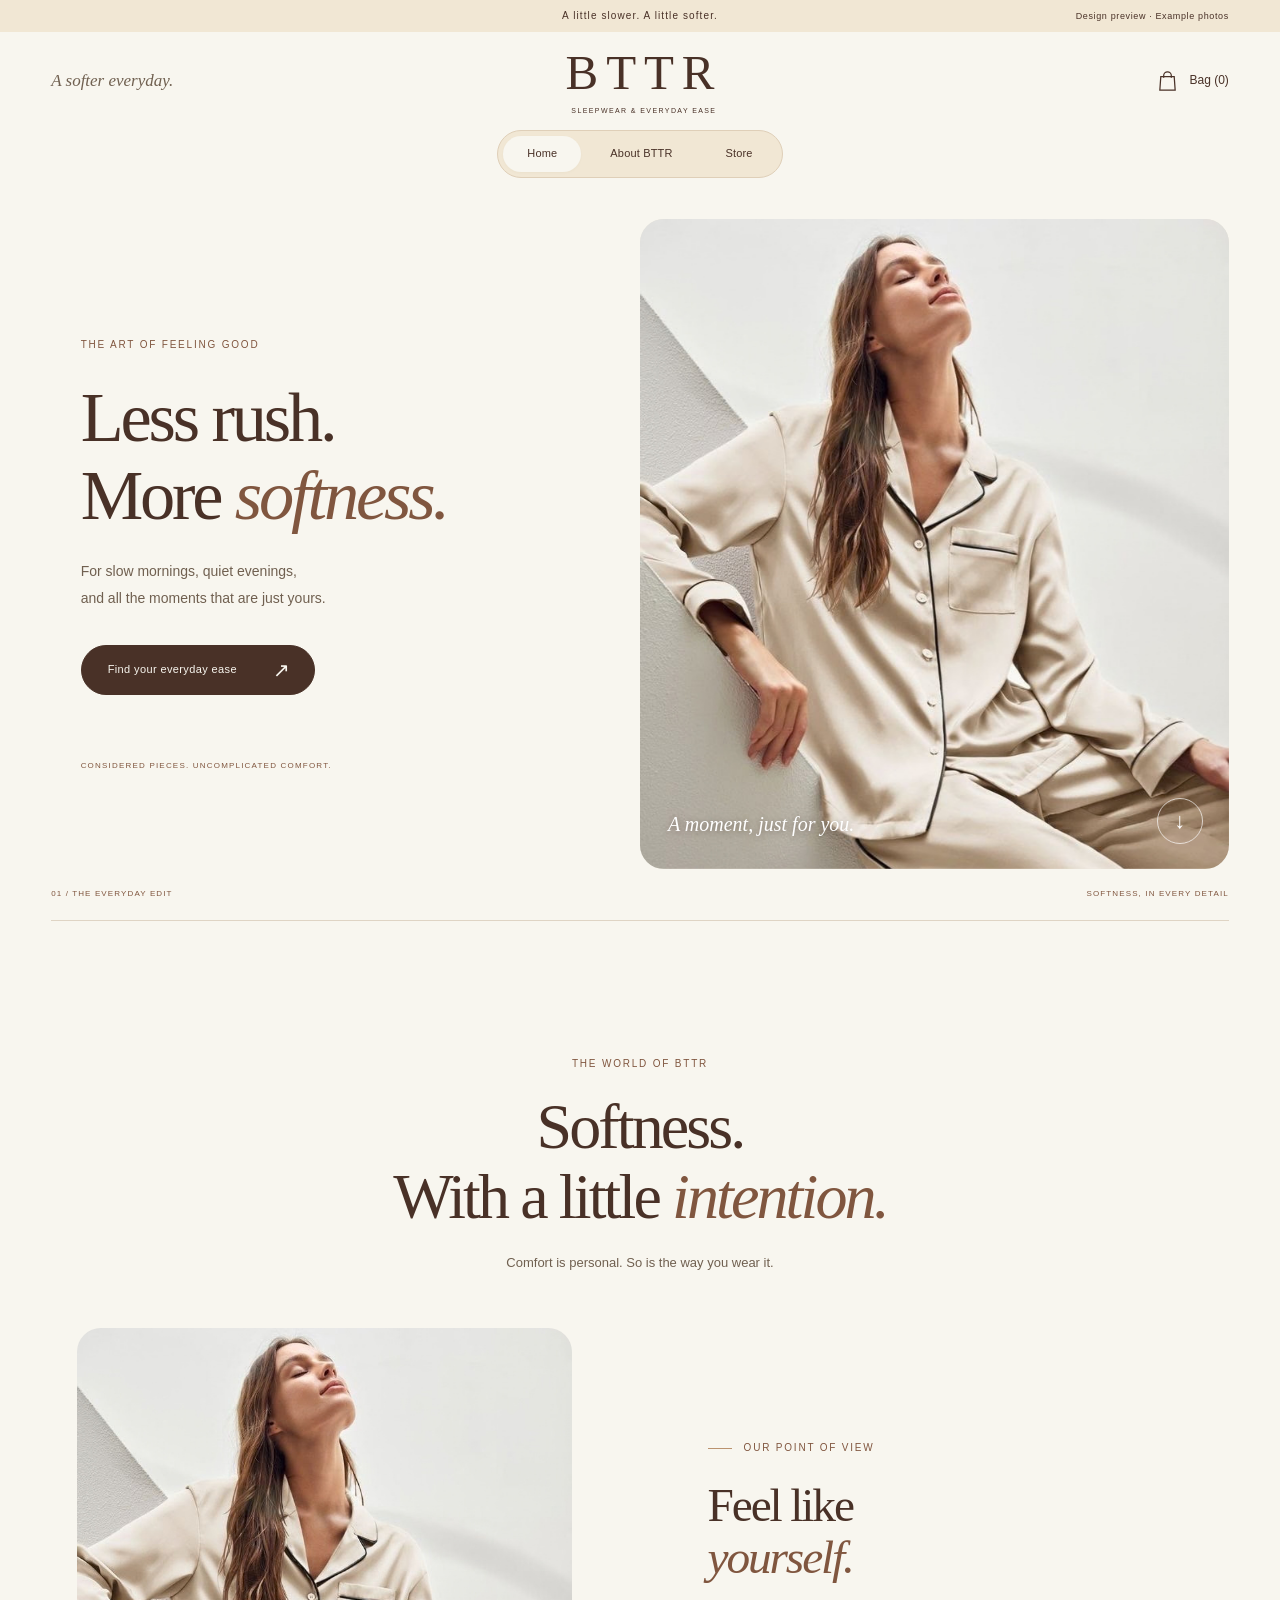
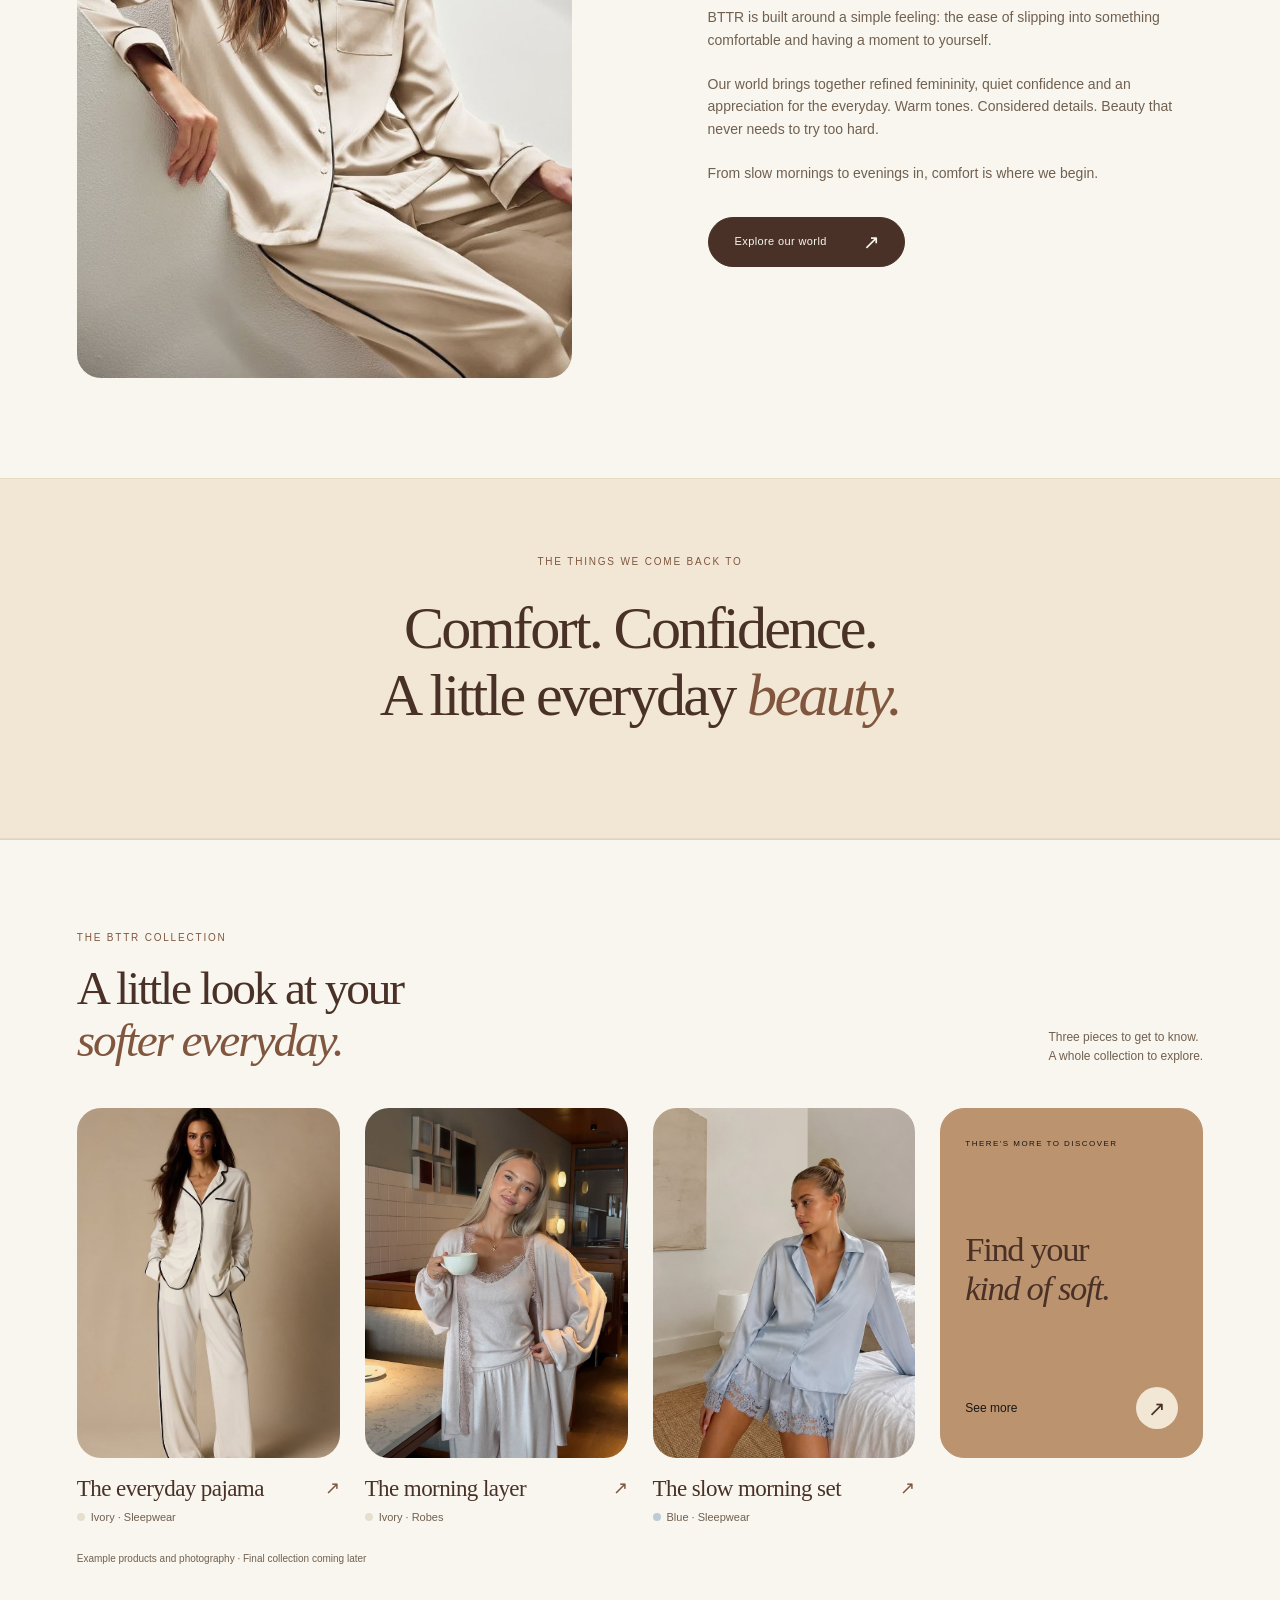
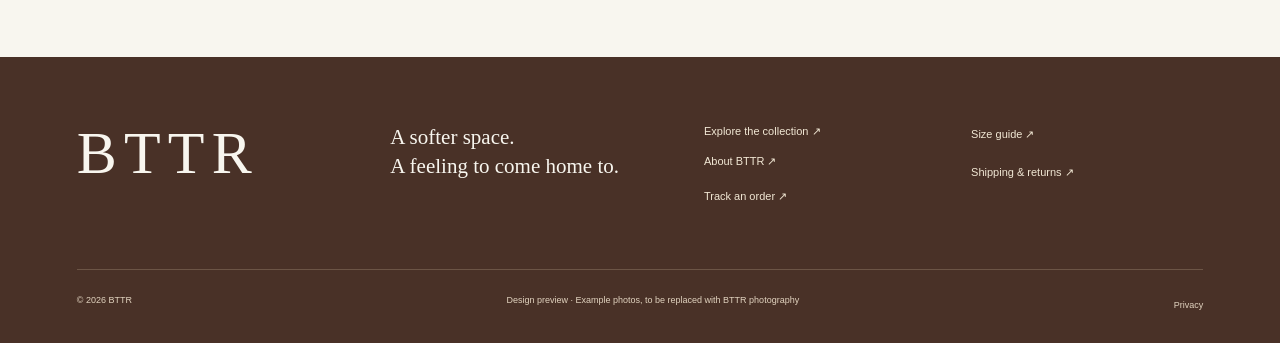
<file: index.html>
<!doctype html>
<html lang="en"><head><meta charset="utf-8"><meta name="viewport" content="width=device-width, initial-scale=1"><meta name="theme-color" content="#f8f6f0"><meta name="description" content="Discover the world of BTTR. A considered approach to sleepwear, comfort and everyday femininity."><title>BTTR — Home, About & Store</title><link rel="icon" href="assets/icons/mark.svg" type="image/svg+xml"><script src="assets/js/navigation-state.js"></script><link rel="stylesheet" href="assets/css/base.css"><link rel="stylesheet" href="assets/css/theme.css"><link rel="stylesheet" href="assets/css/details.css"><script src="assets/js/catalog.js" defer></script><script src="assets/js/main.js" defer></script><script src="assets/js/details.js" defer></script></head>
<body><a class="skip-link" href="#main">Skip to content</a>
<div class="announcement"><span>A little slower. A little softer.</span><span class="preview-label">Design preview · Example photos</span></div>
<header class="site-header">
<div class="header-main">
<button class="icon-button menu-toggle" aria-label="Open menu" aria-expanded="false" aria-controls="navigation"><span></span><span></span></button>
<span class="header-tagline">A softer everyday.</span>
<a class="wordmark" href="#home" aria-label="BTTR home">BTTR<span>SLEEPWEAR & EVERYDAY EASE</span></a>
<div class="header-actions"><button class="bag-button" data-bag aria-label="Open shopping bag"><svg viewBox="0 0 24 24" fill="none" stroke="currentColor" stroke-width="1.3" aria-hidden="true"><path d="M5 7h14l1 14H4L5 7Z"/><path d="M8 8V6a4 4 0 0 1 8 0v2"/></svg><span>Bag (0)</span></button></div>
</div>
<nav id="navigation" aria-label="Main navigation"><a href="#home" data-section-link="home" aria-current="location">Home</a><a href="#about" data-section-link="about">About BTTR</a><a href="#store" data-section-link="store">Store</a><button class="nav-track" data-info="tracking">Track order <span>↗</span></button></nav>
</header>
<main id="main"><section class="hero" id="home" data-section aria-label="Home"><div class="hero-copy"><span class="eyebrow intro">THE ART OF FEELING GOOD</span><h1 class="intro">Less rush.<br>More <em>softness.</em></h1><p class="intro">For slow mornings, quiet evenings,<br>and all the moments that are just yours.</p><a class="button intro" href="#store">Find your everyday ease <span>↗</span></a><span class="hero-footnote">CONSIDERED PIECES. UNCOMPLICATED COMFORT.</span></div><div class="hero-image"><img src="assets/images/hero-0.jpg" alt="Champagne pajama styling with delicate dark piping" width="736" height="980" fetchpriority="high"><span class="image-note">A moment, just for you.</span><a class="round-link" href="#about" aria-label="Discover About BTTR">↓</a></div><div class="hero-index"><span>01 / THE EVERYDAY EDIT</span><span>SOFTNESS, IN EVERY DETAIL</span></div></section>
<section id="about" class="page-block" data-section aria-label="About BTTR"><section class="page-intro"><span class="eyebrow">THE WORLD OF BTTR</span><h2>Softness.<br>With a little <em>intention.</em></h2><p>Comfort is personal. So is the way you wear it.</p></section><section class="about-layout section"><img src="assets/images/hero-0.jpg" alt="Soft champagne sleepwear in natural light" width="736" height="980"><div><span class="eyebrow">OUR POINT OF VIEW</span><h2>Feel like<br><em>yourself.</em></h2><p>BTTR is built around a simple feeling: the ease of slipping into something comfortable and having a moment to yourself.</p><p>Our world brings together refined femininity, quiet confidence and an appreciation for the everyday. Warm tones. Considered details. Beauty that never needs to try too hard.</p><p>From slow mornings to evenings in, comfort is where we begin.</p><a class="button" href="#store">Explore our world <span>↗</span></a></div></section><section class="brand-note section"><span class="eyebrow">THE THINGS WE COME BACK TO</span><h2>Comfort. Confidence.<br>A little everyday <em>beauty.</em></h2></section></section><section id="store" class="page-block section store-preview" data-section aria-label="Store"><div class="section-heading"><div><span class="eyebrow">THE BTTR COLLECTION</span><h2>A little look at your<br><em>softer everyday.</em></h2></div><p class="muted">Three pieces to get to know.<br>A whole collection to explore.</p></div><div class="product-grid preview-grid"><div class="preview-products" data-featured></div><a class="see-more-card" href="store.html"><span class="eyebrow">THERE’S MORE TO DISCOVER</span><span class="see-more-title">Find your<br><em>kind of soft.</em></span><span class="see-more-action">See more <span class="see-more-arrow" aria-hidden="true">↗</span></span></a></div><p class="preview-caption">Example products and photography · Final collection coming later</p></section></main><footer class="site-footer"><div class="footer-top"><a class="footer-logo" href="#home">BTTR</a><p>A softer space.<br>A feeling to come home to.</p><div><a href="#store">Explore the collection ↗</a><a href="#about">About BTTR ↗</a><button class="text-button" data-info="tracking">Track an order ↗</button></div><div><button class="text-button" data-info="sizing">Size guide ↗</button><button class="text-button" data-info="shipping">Shipping & returns ↗</button></div></div><div class="footer-bottom"><span>© <span data-year></span> BTTR</span><span>Design preview · Example photos, to be replaced with BTTR photography</span><button class="text-button" data-info="privacy">Privacy</button></div></footer>

<dialog id="info-dialog" class="info-dialog"><div class="dialog-top"><span class="eyebrow">BTTR · THE DETAILS</span><button class="icon-button close-dialog" aria-label="Close information">×</button></div><h2 data-info-title></h2><p data-info-body></p><button class="button close-dialog">Got it <span>↗</span></button></dialog>

<noscript><p class="notice">Enable JavaScript to use search, collection filters and preview panels.</p></noscript><dialog id="bag-dialog" class="drawer" aria-labelledby="bag-title"><div class="drawer-heading"><div><span class="eyebrow">YOUR EVERYDAY EDIT</span><h2 id="bag-title">Your bag <span data-bag-count></span></h2></div><button class="icon-button close-dialog" aria-label="Close bag">×</button></div><div class="drawer-content"><p class="sample-note">Preview bag · Sample items only. Purchases are not available yet.</p><div data-bag-items></div><div data-bag-empty class="bag-empty"><span class="empty-bag-symbol" aria-hidden="true">＋</span><h3>A little room for softness.</h3><p>Find a piece you love and try adding it here.</p><a class="button" href="store.html">Explore the collection <span>↗</span></a></div></div><div class="drawer-bottom" data-bag-bottom hidden><div class="summary-line"><span>Total</span><span>Prices to be confirmed</span></div><p class="muted">Shipping and payment will be connected later.</p><button class="button" disabled>Checkout coming soon <span>↗</span></button><button class="text-button close-dialog">Continue browsing</button></div></dialog>
<dialog id="size-dialog" class="size-dialog" aria-labelledby="size-title"><div class="dialog-top"><span class="eyebrow">A LITTLE GUIDANCE</span><button class="icon-button close-dialog" aria-label="Close size guide">×</button></div><h2 id="size-title">Find your kind of fit.</h2><p class="sample-note">Sizing preview · Final product measurements have not been supplied. The options below are sample labels, not sizing advice.</p><div class="unit-tabs" role="group" aria-label="Measurement units"><button data-unit="cm" aria-pressed="true">Centimeters</button><button data-unit="in" aria-pressed="false">Inches</button></div><div class="size-table-wrap"><table><caption>Body measurements <span data-measure-unit>(cm)</span> · Pending confirmation</caption><thead><tr><th scope="col">Size</th><th scope="col">Bust</th><th scope="col">Waist</th><th scope="col">Hip</th></tr></thead><tbody><tr><th scope="row">XS</th><td>—</td><td>—</td><td>—</td></tr><tr><th scope="row">S</th><td>—</td><td>—</td><td>—</td></tr><tr><th scope="row">M</th><td>—</td><td>—</td><td>—</td></tr><tr><th scope="row">L</th><td>—</td><td>—</td><td>—</td></tr><tr><th scope="row">XL</th><td>—</td><td>—</td><td>—</td></tr></tbody></table></div><details class="detail-accordion" open><summary>How to measure</summary><p>Use a soft measuring tape. Measure around the fullest part of your bust, your natural waist, and the fullest part of your hips. Keep the tape level and comfortably loose.</p></details><p class="muted">Once confirmed, each product will show its own size chart.</p></dialog>
<div class="toast" role="status" aria-live="polite" hidden></div></body></html>
</file>
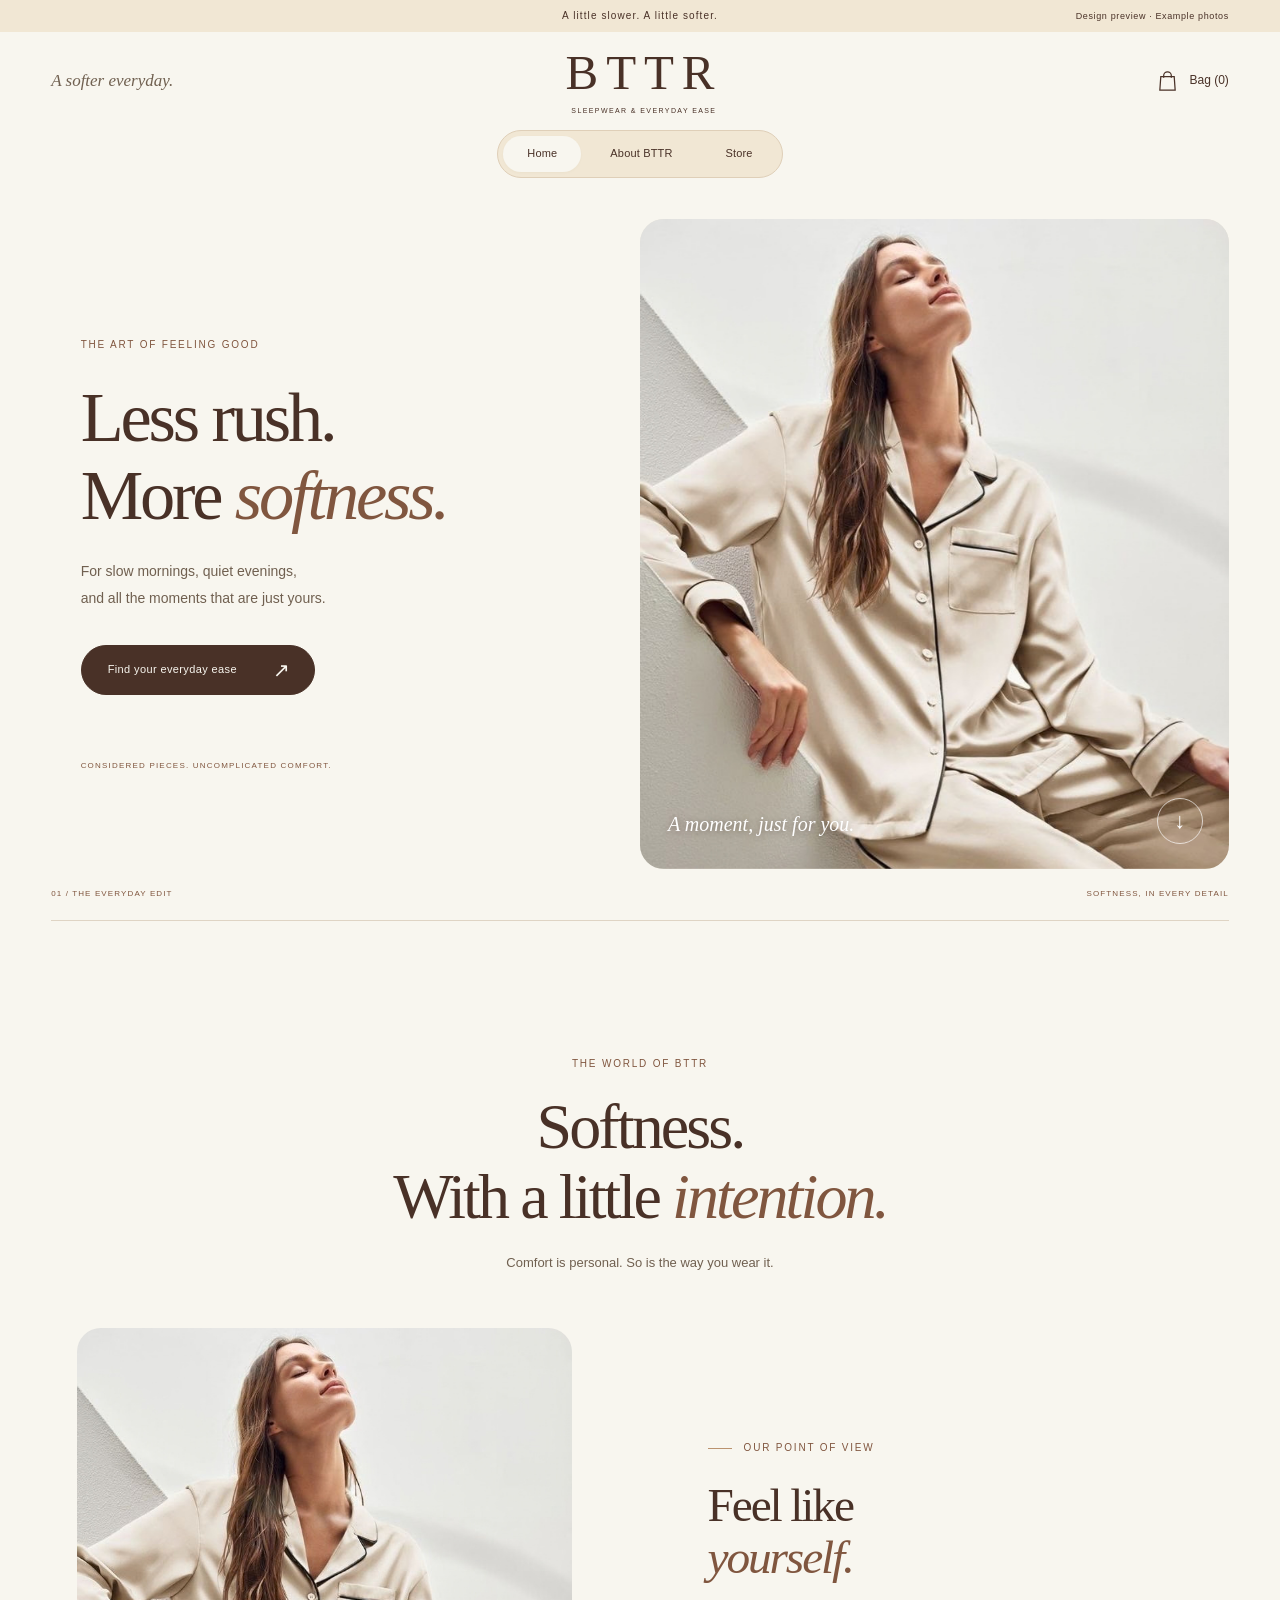
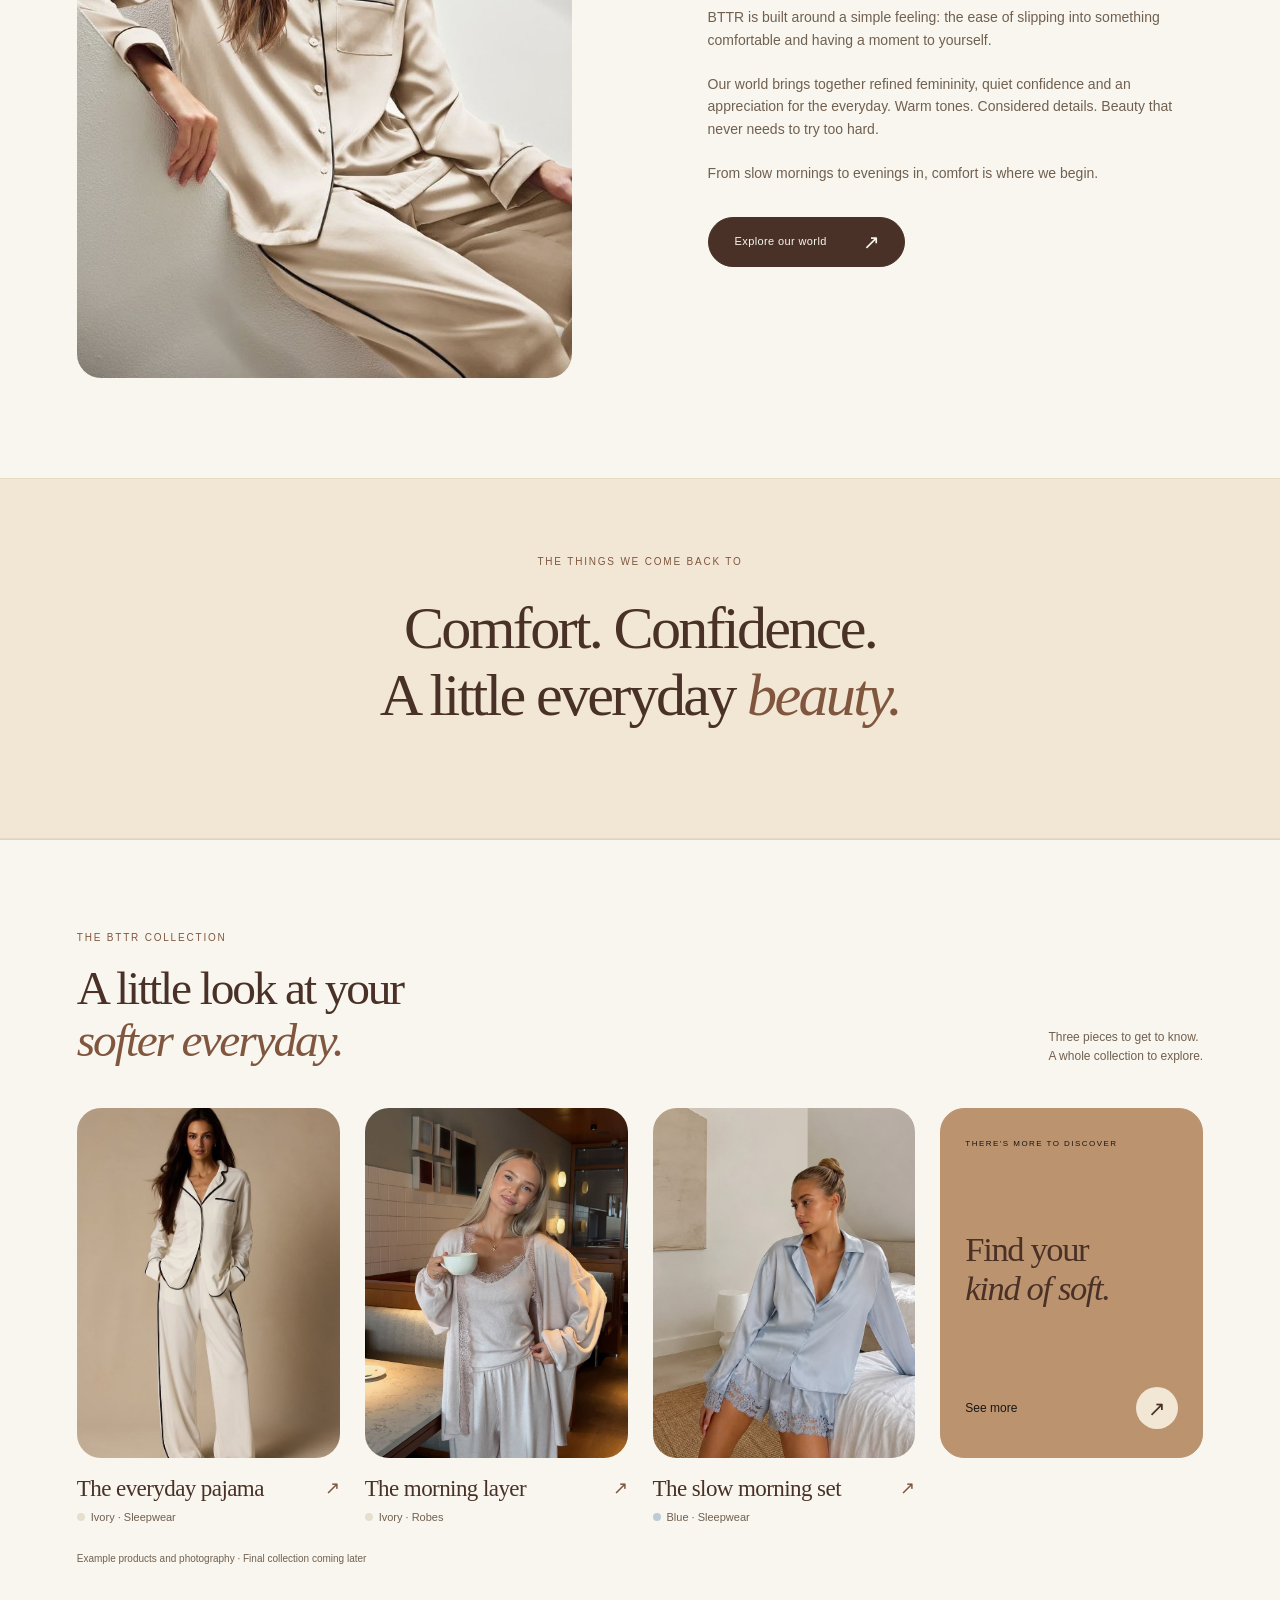
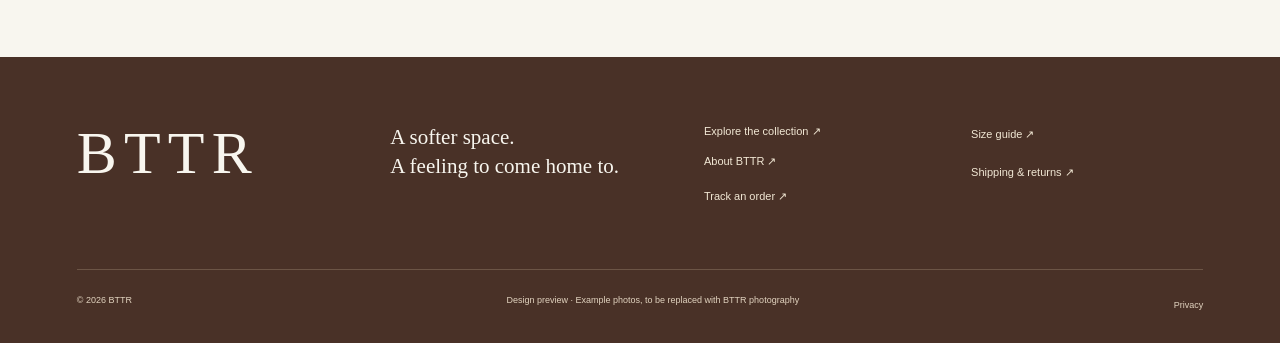
<file: website/public/about.html>
<!doctype html><html lang="en"><head><meta charset="utf-8"><meta name="viewport" content="width=device-width, initial-scale=1"><title>BTTR</title><link rel="stylesheet" href="assets/css/base.css"><link rel="stylesheet" href="assets/css/theme.css"><script src="assets/js/section-redirect.js" defer></script></head><body><main class="page-intro"><h1>Welcome to BTTR.</h1><p>Home, About BTTR and Store are now together on one page.</p><a class="button" href="index.html#about">Continue to BTTR <span>↗</span></a></main></body></html>
</file>
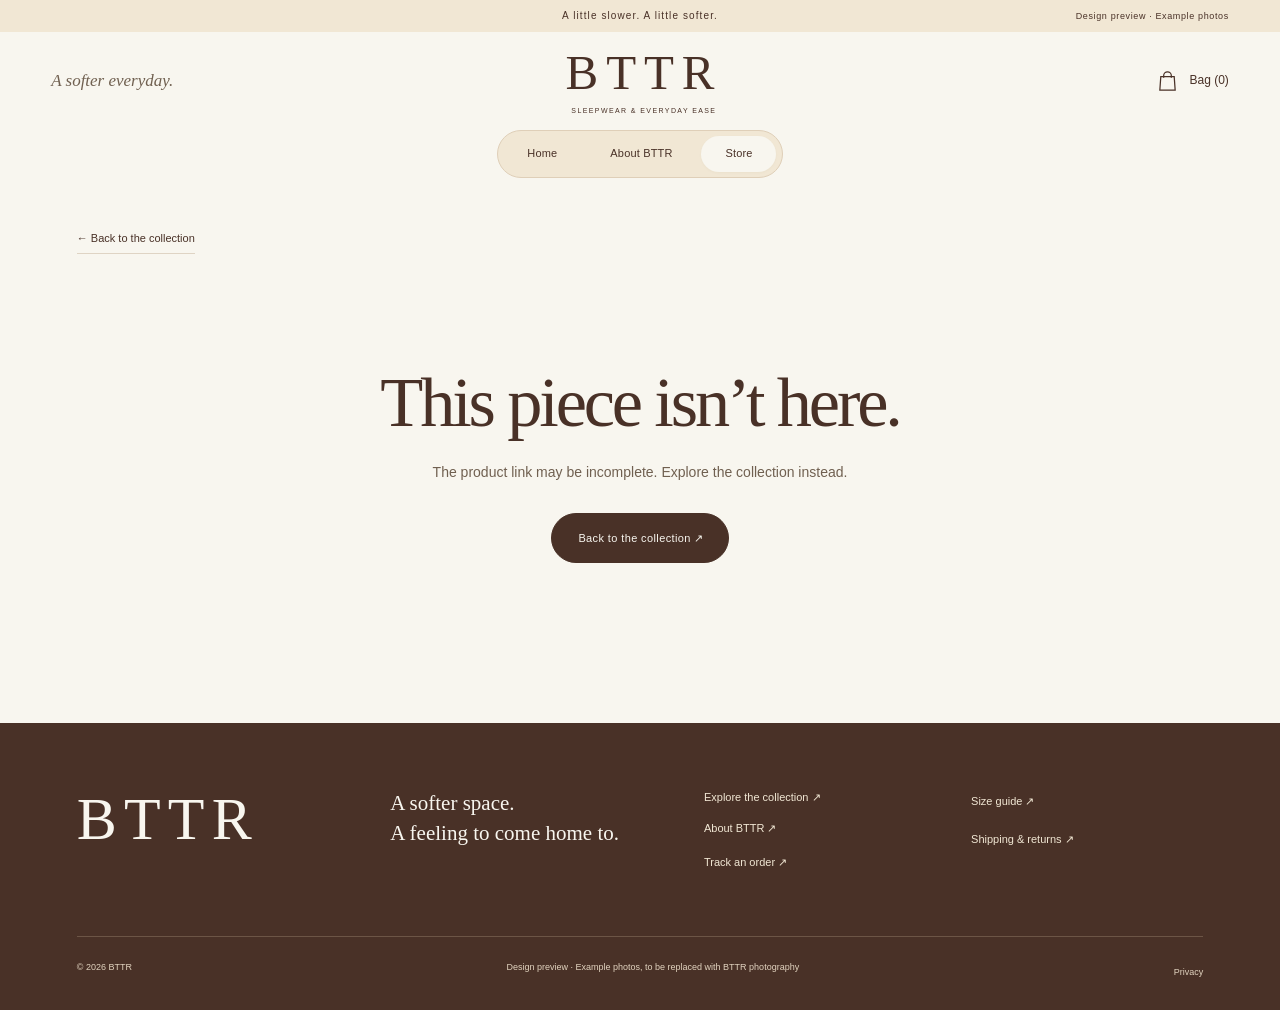
<file: website/public/product.html>
<!doctype html>
<html lang="en"><head><meta charset="utf-8"><meta name="viewport" content="width=device-width, initial-scale=1"><meta name="theme-color" content="#f8f6f0"><meta name="description" content="Discover the world of BTTR. A considered approach to sleepwear, comfort and everyday femininity."><title>Product — BTTR</title><link rel="icon" href="assets/icons/mark.svg" type="image/svg+xml"><script src="assets/js/navigation-state.js"></script><link rel="stylesheet" href="assets/css/base.css"><link rel="stylesheet" href="assets/css/theme.css"><link rel="stylesheet" href="assets/css/details.css"><script src="assets/js/catalog.js" defer></script><script src="assets/js/main.js" defer></script><script src="assets/js/details.js" defer></script></head>
<body class="product-page"><a class="skip-link" href="#main">Skip to content</a>
<div class="announcement"><span>A little slower. A little softer.</span><span class="preview-label">Design preview · Example photos</span></div>
<header class="site-header">
<div class="header-main">
<button class="icon-button menu-toggle" aria-label="Open menu" aria-expanded="false" aria-controls="navigation"><span></span><span></span></button>
<span class="header-tagline">A softer everyday.</span>
<a class="wordmark" href="index.html#home" aria-label="BTTR home">BTTR<span>SLEEPWEAR & EVERYDAY EASE</span></a>
<div class="header-actions"><button class="bag-button" data-bag aria-label="Open shopping bag"><svg viewBox="0 0 24 24" fill="none" stroke="currentColor" stroke-width="1.3" aria-hidden="true"><path d="M5 7h14l1 14H4L5 7Z"/><path d="M8 8V6a4 4 0 0 1 8 0v2"/></svg><span>Bag (0)</span></button></div>
</div>
<nav id="navigation" aria-label="Main navigation"><a href="index.html#home">Home</a><a href="index.html#about">About BTTR</a><a href="index.html#store" aria-current="page">Store</a><button class="nav-track" data-info="tracking">Track order <span>↗</span></button></nav>
</header>
<main id="main" class="product-main"><a class="back-link" data-product-back href="store.html">← Back to the collection</a><div data-product-content><div class="product-layout"><div class="product-gallery"><button class="gallery-zoom" aria-label="Zoom product image"><img data-product-image alt="" width="663" height="994"><span>View closer ↗</span></button><div class="gallery-thumbnails" data-thumbnails aria-label="Product images"></div><p class="muted">Example photography · Final images to follow</p></div><section class="purchase-panel" aria-labelledby="product-name"><span class="eyebrow" data-product-category></span><h1 id="product-name"></h1><p class="product-price-note">Collection preview · Pricing coming soon</p><p data-product-description></p><div class="product-color"><span class="eyebrow">COLOR</span><span><i data-product-swatch></i><span data-product-color></span></span></div><div class="size-heading"><span class="eyebrow">CHOOSE YOUR SIZE</span><button class="text-button" data-info="sizing">Size guide ↗</button></div><div class="size-options" role="group" aria-label="Sample size options" data-product-sizes></div><p class="muted">Sample size options · Availability is not confirmed</p><p class="size-status" role="status" data-size-status>Choose a size to try the preview bag.</p><button class="button add-to-bag" data-add-bag disabled>Add to preview bag <span>＋</span></button><p class="sample-note">Frontend preview only. No purchase or stock reservation is made.</p><details class="detail-accordion" open><summary>The little details</summary><p>Final material composition, product measurements and care instructions will be added to each piece before launch.</p></details><details class="detail-accordion"><summary>Delivery & returns</summary><p>Delivery areas, costs, estimates and return terms will appear here once confirmed.</p></details></section></div><section class="complete-section" data-complete-section><div class="section-heading"><div><span class="eyebrow">A LITTLE SOMETHING TO MATCH</span><h2>Complete your moment.</h2></div><p class="muted">Explore each piece and choose its size separately.</p></div><div class="product-grid" data-related></div></section></div><div class="empty-state" data-product-not-found hidden><h1>This piece isn’t here.</h1><p>The product link may be incomplete. Explore the collection instead.</p><a class="button" href="store.html">Back to the collection ↗</a></div></main><dialog id="zoom-dialog" class="zoom-dialog" aria-label="Product image close-up"><button class="icon-button close-dialog" aria-label="Close image">×</button><img alt="" data-zoom-image></dialog><footer class="site-footer"><div class="footer-top"><a class="footer-logo" href="index.html#home">BTTR</a><p>A softer space.<br>A feeling to come home to.</p><div><a href="index.html#store">Explore the collection ↗</a><a href="index.html#about">About BTTR ↗</a><button class="text-button" data-info="tracking">Track an order ↗</button></div><div><button class="text-button" data-info="sizing">Size guide ↗</button><button class="text-button" data-info="shipping">Shipping & returns ↗</button></div></div><div class="footer-bottom"><span>© <span data-year></span> BTTR</span><span>Design preview · Example photos, to be replaced with BTTR photography</span><button class="text-button" data-info="privacy">Privacy</button></div></footer>

<dialog id="info-dialog" class="info-dialog"><div class="dialog-top"><span class="eyebrow">BTTR · THE DETAILS</span><button class="icon-button close-dialog" aria-label="Close information">×</button></div><h2 data-info-title></h2><p data-info-body></p><button class="button close-dialog">Got it <span>↗</span></button></dialog>

<noscript><p class="notice">Enable JavaScript to use search, collection filters and preview panels.</p></noscript><dialog id="bag-dialog" class="drawer" aria-labelledby="bag-title"><div class="drawer-heading"><div><span class="eyebrow">YOUR EVERYDAY EDIT</span><h2 id="bag-title">Your bag <span data-bag-count></span></h2></div><button class="icon-button close-dialog" aria-label="Close bag">×</button></div><div class="drawer-content"><p class="sample-note">Preview bag · Sample items only. Purchases are not available yet.</p><div data-bag-items></div><div data-bag-empty class="bag-empty"><span class="empty-bag-symbol" aria-hidden="true">＋</span><h3>A little room for softness.</h3><p>Find a piece you love and try adding it here.</p><a class="button" href="store.html">Explore the collection <span>↗</span></a></div></div><div class="drawer-bottom" data-bag-bottom hidden><div class="summary-line"><span>Total</span><span>Prices to be confirmed</span></div><p class="muted">Shipping and payment will be connected later.</p><button class="button" disabled>Checkout coming soon <span>↗</span></button><button class="text-button close-dialog">Continue browsing</button></div></dialog>
<dialog id="size-dialog" class="size-dialog" aria-labelledby="size-title"><div class="dialog-top"><span class="eyebrow">A LITTLE GUIDANCE</span><button class="icon-button close-dialog" aria-label="Close size guide">×</button></div><h2 id="size-title">Find your kind of fit.</h2><p class="sample-note">Sizing preview · Final product measurements have not been supplied. The options below are sample labels, not sizing advice.</p><div class="unit-tabs" role="group" aria-label="Measurement units"><button data-unit="cm" aria-pressed="true">Centimeters</button><button data-unit="in" aria-pressed="false">Inches</button></div><div class="size-table-wrap"><table><caption>Body measurements <span data-measure-unit>(cm)</span> · Pending confirmation</caption><thead><tr><th scope="col">Size</th><th scope="col">Bust</th><th scope="col">Waist</th><th scope="col">Hip</th></tr></thead><tbody><tr><th scope="row">XS</th><td>—</td><td>—</td><td>—</td></tr><tr><th scope="row">S</th><td>—</td><td>—</td><td>—</td></tr><tr><th scope="row">M</th><td>—</td><td>—</td><td>—</td></tr><tr><th scope="row">L</th><td>—</td><td>—</td><td>—</td></tr><tr><th scope="row">XL</th><td>—</td><td>—</td><td>—</td></tr></tbody></table></div><details class="detail-accordion" open><summary>How to measure</summary><p>Use a soft measuring tape. Measure around the fullest part of your bust, your natural waist, and the fullest part of your hips. Keep the tape level and comfortably loose.</p></details><p class="muted">Once confirmed, each product will show its own size chart.</p></dialog>
<div class="toast" role="status" aria-live="polite" hidden></div></body></html>
</file>
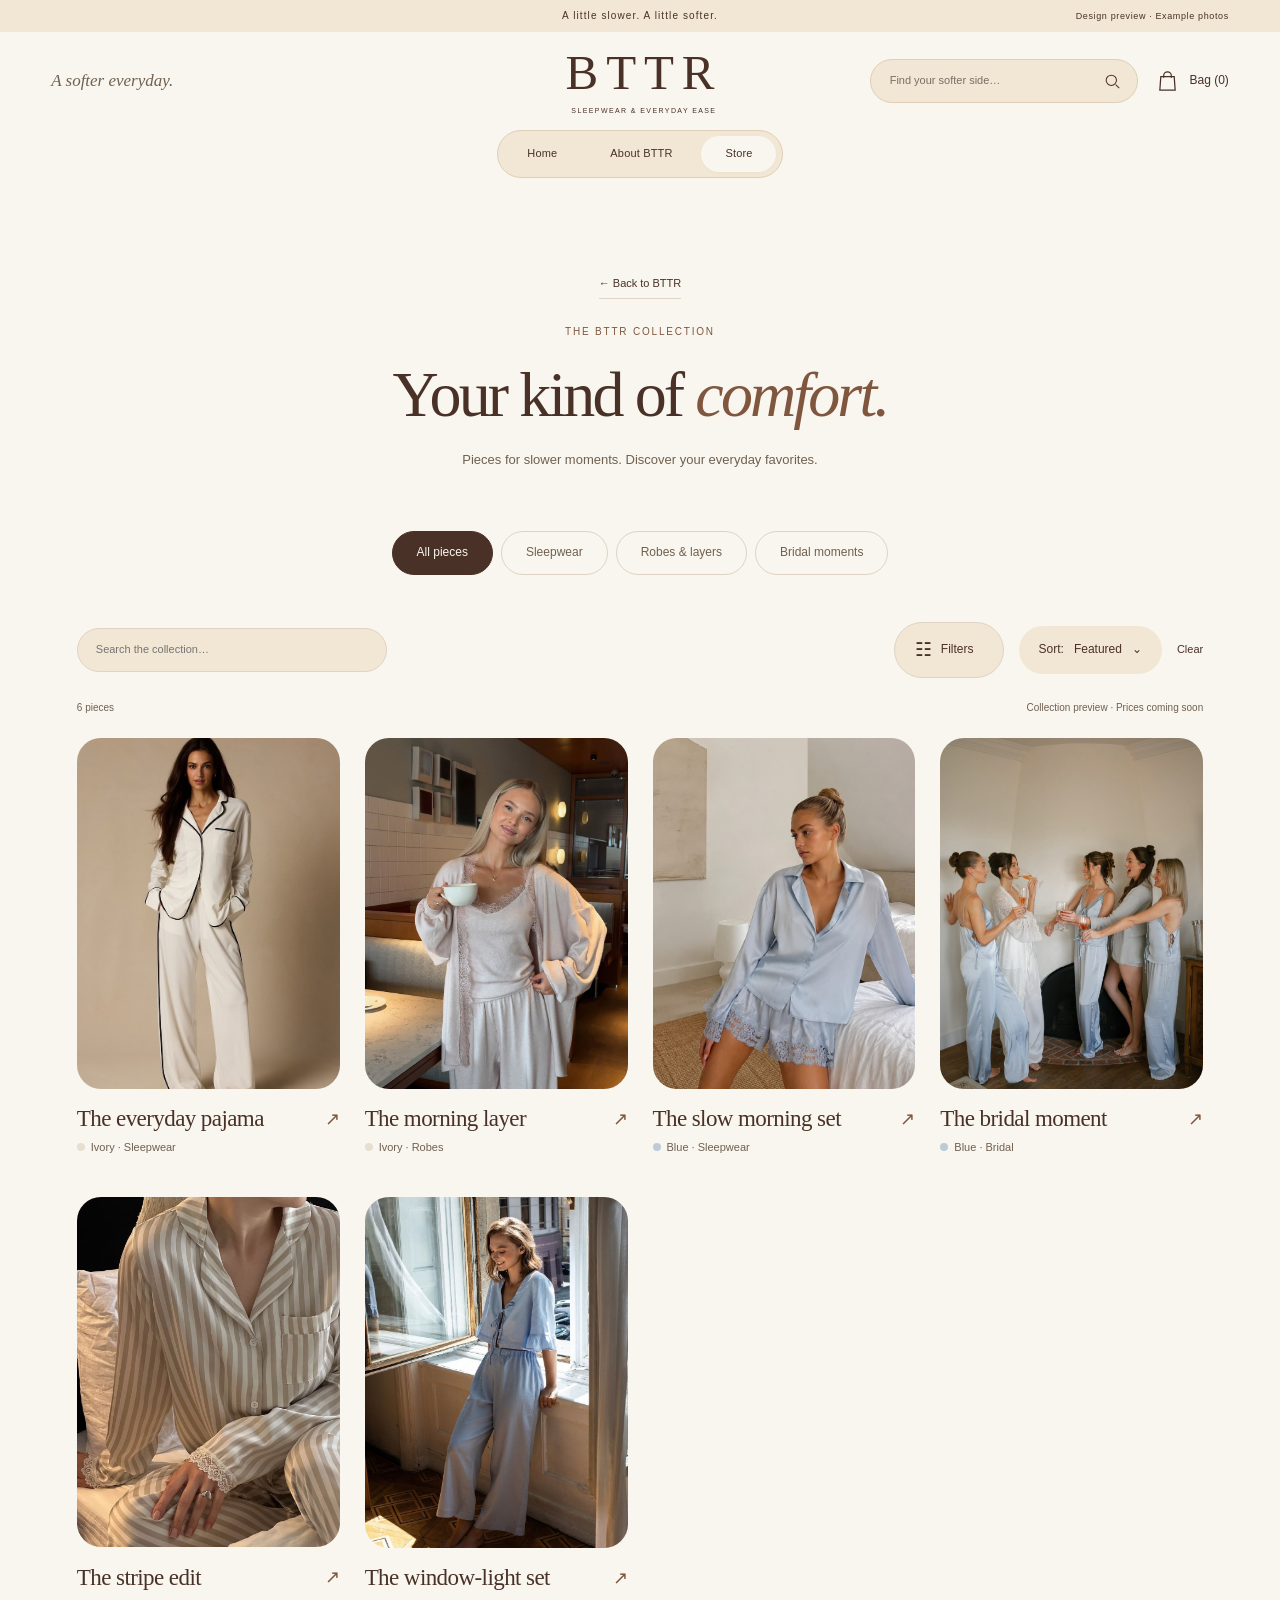
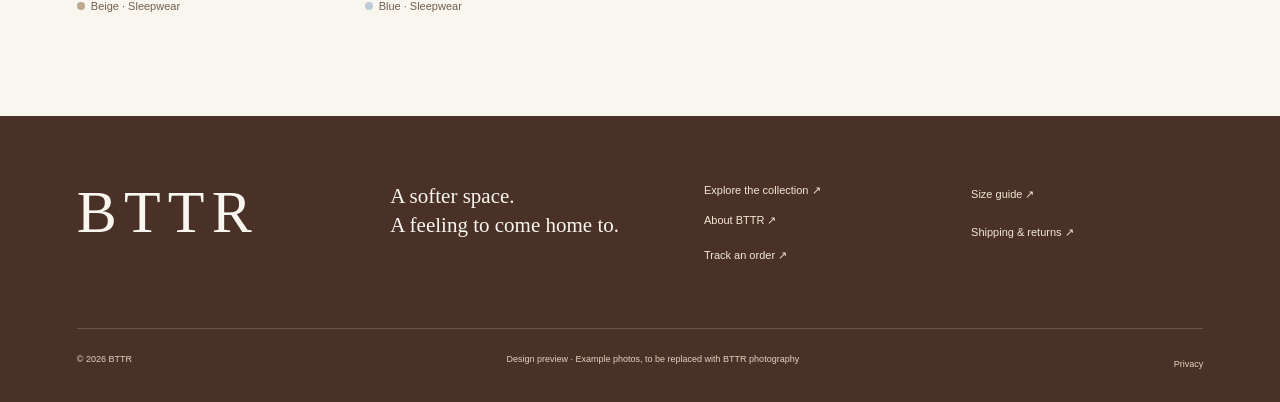
<file: website/public/store.html>
<!doctype html>
<html lang="en"><head><meta charset="utf-8"><meta name="viewport" content="width=device-width, initial-scale=1"><meta name="theme-color" content="#f8f6f0"><meta name="description" content="Discover the world of BTTR. A considered approach to sleepwear, comfort and everyday femininity."><title>The full collection — BTTR</title><link rel="icon" href="assets/icons/mark.svg" type="image/svg+xml"><script src="assets/js/navigation-state.js"></script><link rel="stylesheet" href="assets/css/base.css"><link rel="stylesheet" href="assets/css/theme.css"><link rel="stylesheet" href="assets/css/details.css"><script src="assets/js/catalog.js" defer></script><script src="assets/js/main.js" defer></script><script src="assets/js/details.js" defer></script></head>
<body class="store-page"><a class="skip-link" href="#main">Skip to content</a>
<div class="announcement"><span>A little slower. A little softer.</span><span class="preview-label">Design preview · Example photos</span></div>
<header class="site-header">
<div class="header-main">
<button class="icon-button menu-toggle" aria-label="Open menu" aria-expanded="false" aria-controls="navigation"><span></span><span></span></button>
<span class="header-tagline">A softer everyday.</span>
<a class="wordmark" href="index.html#home" aria-label="BTTR home">BTTR<span>SLEEPWEAR & EVERYDAY EASE</span></a>
<div class="header-actions"><form class="header-search" action="store.html" role="search"><label class="sr-only" for="header-search">Search the collection</label><input id="header-search" name="q" type="search" placeholder="Find your softer side…" maxlength="100" role="combobox" aria-autocomplete="list" aria-expanded="false" aria-controls="search-suggestions" autocomplete="off"><div id="search-suggestions" class="search-suggestions" role="listbox" hidden></div><button class="icon-button" type="submit" aria-label="Search collection"><svg viewBox="0 0 24 24" fill="none" stroke="currentColor" stroke-width="1.3" aria-hidden="true"><circle cx="10.5" cy="10.5" r="6.5"/><path d="m16 16 4.5 4.5"/></svg></button></form><button class="bag-button" data-bag aria-label="Open shopping bag"><svg viewBox="0 0 24 24" fill="none" stroke="currentColor" stroke-width="1.3" aria-hidden="true"><path d="M5 7h14l1 14H4L5 7Z"/><path d="M8 8V6a4 4 0 0 1 8 0v2"/></svg><span>Bag (0)</span></button></div>
</div>
<nav id="navigation" aria-label="Main navigation"><a href="index.html#home">Home</a><a href="index.html#about">About BTTR</a><a href="index.html#store" aria-current="page">Store</a><button class="nav-track" data-info="tracking">Track order <span>↗</span></button></nav>
</header>
<main id="main"><section class="page-intro"><a class="back-link" href="index.html#store">← Back to BTTR</a><span class="eyebrow">THE BTTR COLLECTION</span><h1>Your kind of <em>comfort.</em></h1><p>Pieces for slower moments. Discover your everyday favorites.</p></section><section class="section store-section"><div class="category-tabs" aria-label="Filter by collection"><button data-category="" class="active" aria-pressed="true">All pieces</button><button data-category="Sleepwear" aria-pressed="false">Sleepwear</button><button data-category="Robes" aria-pressed="false">Robes & layers</button><button data-category="Bridal" aria-pressed="false">Bridal moments</button></div><form id="store-filters" class="store-toolbar"><label class="store-search"><span class="sr-only">Search products</span><input name="q" type="search" maxlength="100" placeholder="Search the collection…"></label><input type="hidden" name="color"><input type="hidden" name="size"><input type="hidden" name="sort" value="featured"><button class="filter-trigger" type="button" data-open-filters><span aria-hidden="true">☷</span> Filters<span data-filter-count></span></button><details class="sort-menu"><summary>Sort: <span data-sort-label>Featured</span><span aria-hidden="true">⌄</span></summary><div role="group" aria-label="Sort collection"><button type="button" data-sort="featured" role="radio" aria-checked="true">Featured</button><button type="button" data-sort="az" role="radio" aria-checked="false">Name: A–Z</button><button type="button" data-sort="za" role="radio" aria-checked="false">Name: Z–A</button></div></details><button class="text-button" type="reset">Clear</button></form><p class="active-filter-summary" data-filter-summary aria-live="polite"></p><div class="results-bar"><span data-result-count role="status"></span><span>Collection preview · Prices coming soon</span></div><div class="product-grid" data-products></div><div class="empty-state" data-empty hidden><h2>A little too specific?</h2><p>No pieces match these filters. Try a different color or collection.</p><button class="button" data-clear>See all pieces <span>↗</span></button></div></section></main><footer class="site-footer"><div class="footer-top"><a class="footer-logo" href="index.html#home">BTTR</a><p>A softer space.<br>A feeling to come home to.</p><div><a href="index.html#store">Explore the collection ↗</a><a href="index.html#about">About BTTR ↗</a><button class="text-button" data-info="tracking">Track an order ↗</button></div><div><button class="text-button" data-info="sizing">Size guide ↗</button><button class="text-button" data-info="shipping">Shipping & returns ↗</button></div></div><div class="footer-bottom"><span>© <span data-year></span> BTTR</span><span>Design preview · Example photos, to be replaced with BTTR photography</span><button class="text-button" data-info="privacy">Privacy</button></div></footer>

<dialog id="info-dialog" class="info-dialog"><div class="dialog-top"><span class="eyebrow">BTTR · THE DETAILS</span><button class="icon-button close-dialog" aria-label="Close information">×</button></div><h2 data-info-title></h2><p data-info-body></p><button class="button close-dialog">Got it <span>↗</span></button></dialog>

<noscript><p class="notice">Enable JavaScript to use search, collection filters and preview panels.</p></noscript><dialog id="bag-dialog" class="drawer" aria-labelledby="bag-title"><div class="drawer-heading"><div><span class="eyebrow">YOUR EVERYDAY EDIT</span><h2 id="bag-title">Your bag <span data-bag-count></span></h2></div><button class="icon-button close-dialog" aria-label="Close bag">×</button></div><div class="drawer-content"><p class="sample-note">Preview bag · Sample items only. Purchases are not available yet.</p><div data-bag-items></div><div data-bag-empty class="bag-empty"><span class="empty-bag-symbol" aria-hidden="true">＋</span><h3>A little room for softness.</h3><p>Find a piece you love and try adding it here.</p><a class="button" href="store.html">Explore the collection <span>↗</span></a></div></div><div class="drawer-bottom" data-bag-bottom hidden><div class="summary-line"><span>Total</span><span>Prices to be confirmed</span></div><p class="muted">Shipping and payment will be connected later.</p><button class="button" disabled>Checkout coming soon <span>↗</span></button><button class="text-button close-dialog">Continue browsing</button></div></dialog>
<dialog id="size-dialog" class="size-dialog" aria-labelledby="size-title"><div class="dialog-top"><span class="eyebrow">A LITTLE GUIDANCE</span><button class="icon-button close-dialog" aria-label="Close size guide">×</button></div><h2 id="size-title">Find your kind of fit.</h2><p class="sample-note">Sizing preview · Final product measurements have not been supplied. The options below are sample labels, not sizing advice.</p><div class="unit-tabs" role="group" aria-label="Measurement units"><button data-unit="cm" aria-pressed="true">Centimeters</button><button data-unit="in" aria-pressed="false">Inches</button></div><div class="size-table-wrap"><table><caption>Body measurements <span data-measure-unit>(cm)</span> · Pending confirmation</caption><thead><tr><th scope="col">Size</th><th scope="col">Bust</th><th scope="col">Waist</th><th scope="col">Hip</th></tr></thead><tbody><tr><th scope="row">XS</th><td>—</td><td>—</td><td>—</td></tr><tr><th scope="row">S</th><td>—</td><td>—</td><td>—</td></tr><tr><th scope="row">M</th><td>—</td><td>—</td><td>—</td></tr><tr><th scope="row">L</th><td>—</td><td>—</td><td>—</td></tr><tr><th scope="row">XL</th><td>—</td><td>—</td><td>—</td></tr></tbody></table></div><details class="detail-accordion" open><summary>How to measure</summary><p>Use a soft measuring tape. Measure around the fullest part of your bust, your natural waist, and the fullest part of your hips. Keep the tape level and comfortably loose.</p></details><p class="muted">Once confirmed, each product will show its own size chart.</p></dialog>
<div class="toast" role="status" aria-live="polite" hidden></div><dialog id="filters-dialog" class="drawer" aria-labelledby="filters-title"><div class="drawer-heading"><div><span class="eyebrow">MAKE IT YOURS</span><h2 id="filters-title">Refine the collection.</h2></div><button class="icon-button close-dialog" aria-label="Close filters">×</button></div><form id="filter-panel-form" class="drawer-content"><fieldset><legend>Collection</legend><div class="filter-options"><label><input type="radio" name="category" value="" checked><span>All pieces</span></label><label><input type="radio" name="category" value="Sleepwear" ><span>Sleepwear</span></label><label><input type="radio" name="category" value="Robes" ><span>Robes</span></label><label><input type="radio" name="category" value="Bridal" ><span>Bridal</span></label></div></fieldset><fieldset><legend>Color</legend><div class="filter-options"><label><input type="radio" name="color" value="" checked><span>All colors</span></label><label><input type="radio" name="color" value="Ivory" ><span>Ivory</span></label><label><input type="radio" name="color" value="Blue" ><span>Blue</span></label><label><input type="radio" name="color" value="Beige" ><span>Beige</span></label></div></fieldset><fieldset><legend>Size <small>Sample options</small></legend><div class="filter-options"><label><input type="radio" name="size" value="" checked><span>Any size</span></label><label><input type="radio" name="size" value="XS" ><span>XS</span></label><label><input type="radio" name="size" value="S" ><span>S</span></label><label><input type="radio" name="size" value="M" ><span>M</span></label><label><input type="radio" name="size" value="L" ><span>L</span></label><label><input type="radio" name="size" value="XL" ><span>XL</span></label></div></fieldset><fieldset disabled><legend>Price range</legend><div class="price-fields"><label>From<input type="number" placeholder="—"></label><label>To<input type="number" placeholder="—"></label></div><p class="muted">Price filters will be available when product prices are confirmed.</p></fieldset></form><div class="drawer-bottom filter-bottom"><button class="text-button" data-reset-panel>Reset filters</button><button class="button" type="submit" form="filter-panel-form">Show pieces <span>↗</span></button></div></dialog></body></html>
</file>
<file: assets/css/base.css>
:root{--paper:#f8f6f0;--cream:#efebe1;--ink:#402e27;--muted:#766c62;--rose:#b58d84;--line:#dcd6ca;--ease:cubic-bezier(.22,.61,.36,1);--serif:Georgia,'Times New Roman',serif;--sans:Arial,Helvetica,sans-serif}*{box-sizing:border-box}html{scroll-behavior:smooth;scroll-padding-top:110px}body{margin:0;background:var(--paper);color:var(--ink);font:14px/1.6 var(--sans);-webkit-font-smoothing:antialiased}button,input,select{font:inherit}button,a,input,select{-webkit-tap-highlight-color:transparent}a{color:inherit;text-decoration:none}button{color:inherit;cursor:pointer}button:disabled{cursor:not-allowed}img{display:block;max-width:100%;object-fit:cover}h1,h2,h3,p{margin:0}h1,h2,h3{font-family:var(--serif);font-weight:400;line-height:1.1;letter-spacing:-.045em}h1{font-size:clamp(50px,5.5vw,88px)}h2{font-size:clamp(38px,3.7vw,58px)}h3{font-size:28px}em{font-weight:400}p{color:var(--muted)}a,button{touch-action:manipulation}a:focus-visible,button:focus-visible,input:focus-visible,select:focus-visible{outline:2px solid var(--ink);outline-offset:5px}.sr-only{position:absolute;width:1px;height:1px;padding:0;margin:-1px;overflow:hidden;clip:rect(0,0,0,0);white-space:nowrap;border:0}.skip-link{position:fixed;top:-70px;left:10px;background:var(--ink);color:var(--paper);padding:12px 20px;z-index:20}.skip-link:focus{top:10px}.announcement{height:32px;background:var(--cream);display:flex;align-items:center;justify-content:center;font-size:10px;letter-spacing:.11em;position:relative}.preview-label{position:absolute;right:4%;font-size:9px;letter-spacing:.07em}.site-header{height:100px;padding:0 4%;display:grid;grid-template-columns:1fr auto 1fr;align-items:center;position:sticky;top:0;background:var(--paper);z-index:5;border-bottom:1px solid var(--line)}.site-header nav{display:flex;gap:30px;font-size:12px}.site-header nav a{padding:10px 0;position:relative}.site-header nav a:after{content:'';height:1px;background:var(--ink);position:absolute;bottom:6px;left:0;right:100%;transition:right .3s var(--ease)}.site-header nav a:hover:after,.site-header nav a[aria-current]:after{right:0}.wordmark{font-family:var(--serif);font-size:49px;letter-spacing:.16em;line-height:1;text-align:center;padding-left:.16em}.wordmark span{display:block;font-family:var(--sans);font-size:7px;letter-spacing:.2em;margin-top:10px}.header-actions{justify-self:end;display:flex;align-items:center;gap:23px}.icon-button{border:0;background:transparent;display:inline-flex;align-items:center;justify-content:center;width:44px;height:44px;padding:10px;font-size:31px;line-height:1}.icon-button svg,.bag-button svg{width:23px;height:23px}.bag-button{display:flex;align-items:center;gap:10px;padding:10px 0;border:0;background:none;font-size:12px;min-height:44px}.menu-toggle{display:none}.eyebrow{font-size:10px;letter-spacing:.18em;display:block}.hero{padding:28px 4% 0}.hero-copy{padding:62px 35px 40px 5%;position:relative;display:flex;align-items:flex-start;justify-content:center;flex-direction:column;min-height:560px}.hero{display:grid;grid-template-columns:1fr 1fr}.hero-copy h1{margin:26px 0 24px}.hero-copy h1 em{color:#846251}.hero-copy p{font-size:14px;line-height:1.9}.button{border:1px solid var(--ink);background:var(--ink);color:var(--paper);min-height:50px;display:inline-flex;align-items:center;justify-content:space-between;gap:36px;padding:14px 24px;font-size:11px;letter-spacing:.035em;transition:background .25s,color .25s,transform .3s var(--ease)}.button span{font-size:20px;line-height:1;transition:transform .3s}.button:hover{background:#61483b}.button:hover span{transform:translate(3px,-3px)}.hero-copy .button{margin-top:34px}.hero-footnote{font-size:8px;letter-spacing:.15em;margin-top:65px;color:var(--muted)}.hero-image{position:relative;overflow:hidden;background:#e7e3d8;max-height:650px}.hero-image>img{width:100%;height:100%;object-position:50% 34%;animation:photo-in 1.3s var(--ease) both}.image-note{position:absolute;bottom:29px;left:28px;font-family:var(--serif);font-style:italic;font-size:20px;color:#fff;text-shadow:0 1px 6px #402e2770}.round-link{position:absolute;right:26px;bottom:25px;border:1px solid #ffffffaa;color:white;border-radius:50%;width:46px;height:46px;display:grid;place-items:center;font-size:22px;transition:transform .3s}.round-link:hover{transform:translateY(4px)}.hero-index{grid-column:1/-1;display:flex;justify-content:space-between;border-bottom:1px solid var(--line);padding:19px 0;font-size:8px;letter-spacing:.14em}.section{padding:100px 6%}.section-heading{display:flex;align-items:flex-end;justify-content:space-between;gap:25px;margin-bottom:42px}.section-heading h2{margin-top:16px}.underlined{display:inline-flex;gap:32px;align-items:center;border-bottom:1px solid var(--ink);padding-bottom:6px;font-size:11px;white-space:nowrap}.underlined span{font-size:19px}.collection-grid{display:grid;grid-template-columns:repeat(3,1fr);gap:28px}.image-wrap{position:relative;overflow:hidden;background:var(--cream)}.image-wrap img{width:100%;aspect-ratio:3/4;transition:transform .8s var(--ease)}.collection-card:hover img{transform:scale(1.035)}.collection-card.offset{padding-top:66px}.image-arrow{position:absolute;bottom:16px;right:16px;background:var(--paper);width:40px;height:40px;border-radius:50%;display:grid;place-items:center;font-size:21px;transition:transform .3s}.collection-card:hover .image-arrow{transform:rotate(45deg)}.collection-caption{padding-top:20px;display:flex;flex-direction:column;gap:7px}.collection-caption span{font-size:11px;color:var(--muted)}.brand-note{text-align:center;padding-top:70px;padding-bottom:70px;position:relative}.brand-note h2{font-size:clamp(40px,4.7vw,70px);margin:25px 0}.brand-note h2 em{color:#937467}.brand-note p{font-size:13px;line-height:1.9}.brand-note .underlined{margin-top:29px}.palette-mark{display:flex;justify-content:center;gap:7px;margin-top:40px}.palette-mark i{width:8px;height:8px;background:#e0d3bf;border-radius:50%}.palette-mark i:nth-child(2){background:#bca58c}.palette-mark i:nth-child(3){background:var(--rose)}.palette-mark i:nth-child(4){background:var(--ink)}.product-grid{display:grid;grid-template-columns:repeat(3,minmax(0,1fr));gap:40px 25px}.product-card{min-width:0}.product-open{display:block;border:0;padding:0;background:transparent;width:100%;text-align:left}.product-card .image-wrap{aspect-ratio:3/4}.product-card img{height:100%;width:100%;object-position:50% 30%}.product-card:hover img{transform:scale(1.035)}.product-label{display:flex;justify-content:space-between;align-items:center;gap:12px;padding-top:16px}.product-label h3{font-size:23px;letter-spacing:-.025em}.product-label span{font-size:18px}.product-meta{font-size:11px;color:var(--muted);margin-top:6px}.swatch{display:inline-block;width:8px;height:8px;border-radius:50%;margin-right:6px;background:var(--swatch)}.closing-story{display:grid;grid-template-columns:1fr 1fr;margin:0 6% 100px;min-height:540px;background:var(--cream)}.closing-image{overflow:hidden}.closing-image img{width:100%;height:100%;max-height:610px;object-position:center 35%}.closing-copy{padding:60px 14%;display:flex;flex-direction:column;justify-content:center;align-items:flex-start}.closing-copy h2{margin:25px 0;font-size:clamp(42px,5vw,76px)}.closing-copy p{font-size:12px;line-height:1.9}.closing-copy .button{margin-top:32px}.site-footer{padding:65px 6% 25px;border-top:1px solid var(--line)}.footer-top{display:grid;grid-template-columns:1.2fr 1.2fr 1fr 1fr;gap:35px;align-items:start}.footer-logo{font:60px/1 var(--serif);letter-spacing:.12em}.footer-top p{font-family:var(--serif);font-size:21px;line-height:1.4;color:var(--ink)}.footer-top>div{display:flex;flex-direction:column;align-items:flex-start;gap:13px;font-size:11px}.text-button{border:0;background:none;padding:0;text-align:left;font-size:inherit;text-decoration:none;min-height:25px}.text-button:hover{text-decoration:underline}.footer-bottom{border-top:1px solid var(--line);padding-top:23px;margin-top:60px;display:flex;justify-content:space-between;gap:20px;font-size:9px;color:var(--muted)}.footer-bottom .text-button{font-size:9px}.page-intro{text-align:center;padding:80px 20px 60px}.page-intro h1{font-size:clamp(46px,5vw,74px);margin:20px 0}.page-intro p{font-size:13px}.store-section{padding-top:0;min-height:60vh}.category-tabs{display:flex;justify-content:center;gap:30px;border-bottom:1px solid var(--line);padding-bottom:25px}.category-tabs button{border:0;border-bottom:1px solid transparent;background:none;font-size:12px;padding:10px 0;color:var(--muted)}.category-tabs button.active{border-color:var(--ink);color:var(--ink)}.store-toolbar{display:flex;gap:24px;align-items:center;padding:22px 0;flex-wrap:wrap}.store-search{margin-right:auto;flex:1}.store-search input{background:transparent;border:0;border-bottom:1px solid var(--line);padding:12px 0;width:100%;max-width:310px;border-radius:0}.store-toolbar label{font-size:11px}.store-toolbar select{background:transparent;border:0;padding:10px;color:var(--ink);max-width:190px}.store-toolbar .text-button{font-size:11px}.results-bar{display:flex;justify-content:space-between;font-size:10px;color:var(--muted);margin:0 0 22px;gap:20px}.empty-state{text-align:center;padding:80px 20px}.empty-state p{margin:20px 0 30px}.about-layout{padding-top:0;display:grid;grid-template-columns:1fr 1fr;gap:12%;align-items:center}.about-layout>img{width:100%;max-height:650px}.about-layout h2{margin:23px 0}.about-layout p{margin-bottom:22px;font-size:14px}.about-layout .button{margin-top:10px}dialog{color:var(--ink);background:var(--paper);border:1px solid var(--line);max-width:calc(100vw - 32px);padding:34px}dialog::backdrop{background:#20150f65;backdrop-filter:blur(4px)}dialog[open]{animation:panel-in .3s var(--ease)}.dialog-top{display:flex;align-items:center;justify-content:space-between;gap:25px;margin-bottom:30px}.search-dialog{width:650px}.search-dialog label{font:32px/1.2 var(--serif)}.search-field{display:flex;align-items:center;border-bottom:1px solid var(--ink);margin:25px 0}.search-field input{flex:1;min-width:0;background:transparent;border:0;padding:15px 0;outline-offset:0}.muted{color:var(--muted);font-size:12px}.info-dialog{width:510px}.info-dialog h2{font-size:36px;margin-bottom:20px}.info-dialog p{font-size:14px;line-height:1.8}.info-dialog .button{margin-top:28px}.product-dialog{padding:0;width:900px}.product-close{position:absolute;right:12px;top:12px;background:var(--paper);border-radius:50%;z-index:1}.product-preview{display:grid;grid-template-columns:1fr 1fr}.product-preview>img{width:100%;height:100%;max-height:650px;object-position:50% 30%}.product-copy{padding:80px 35px 40px;align-self:center}.product-copy h2{font-size:40px;margin:22px 0}.product-copy p{margin-bottom:20px}.product-copy .button{margin-top:5px}.notice{padding:20px;text-align:center}.intro{animation:content-in .8s var(--ease) both}.hero-copy h1{animation-delay:.08s}.hero-copy p{animation-delay:.16s}.hero-copy .button{animation-delay:.24s}.js-motion .reveal{opacity:0;transform:translateY(22px);transition:opacity .7s var(--ease),transform .7s var(--ease)}.js-motion .reveal.visible{opacity:1;transform:none}[hidden]{display:none!important}@keyframes content-in{from{opacity:0;transform:translateY(15px)}to{opacity:1;transform:none}}@keyframes photo-in{from{opacity:0;transform:scale(1.035)}to{opacity:1;transform:scale(1)}}@keyframes panel-in{from{opacity:0;transform:translateY(12px)}to{opacity:1;transform:none}}
@media(min-width:1600px){body{max-width:1800px;margin:auto}.hero-copy{min-height:650px}}
@media(max-width:1000px){.hero-copy{padding-left:0;min-height:490px}.hero-copy h1{font-size:64px}.hero-footnote{font-size:7px;margin-top:40px}.hero-image{max-height:570px}.site-header nav{gap:20px}.section{padding:70px 5%}.collection-grid{gap:18px}.collection-caption h3{font-size:24px}.closing-copy{padding:40px 12%}.footer-top{gap:24px}.footer-logo{font-size:50px}}
@media(max-width:700px){html{scroll-padding-top:90px}.announcement{height:28px;font-size:8px;justify-content:flex-start;padding-left:5%}.preview-label{right:5%;font-size:8px}.site-header{height:82px;padding:0 5%;grid-template-columns:1fr auto 1fr}.wordmark{font-size:37px}.wordmark span{font-size:5px;letter-spacing:.13em;margin-top:7px}.header-actions{gap:2px}.bag-button span{display:none}.bag-button{padding:10px}.menu-toggle{display:flex;flex-direction:column;gap:6px;align-items:flex-start;padding-left:0}.menu-toggle span{width:22px;height:1px;background:var(--ink);transition:transform .25s}.menu-toggle[aria-expanded=true] span:first-child{transform:translateY(3.5px) rotate(45deg)}.menu-toggle[aria-expanded=true] span:last-child{transform:translateY(-3.5px) rotate(-45deg)}.site-header nav{position:absolute;top:82px;left:0;right:0;background:var(--paper);border-bottom:1px solid var(--line);padding:25px 6%;display:none;flex-direction:column;gap:15px;font-size:17px}.site-header nav.open{display:flex}.site-header nav a{align-self:flex-start}.hero{padding:0 5%;grid-template-columns:1fr}.hero-copy{min-height:0;padding:48px 0 38px}.hero-copy h1{font-size:clamp(55px,13vw,76px);margin:20px 0}.hero-copy p{font-size:13px;line-height:1.8}.hero-copy .button{margin-top:25px}.hero-footnote{display:none}.hero-image{height:420px;max-height:none}.hero-image img{object-position:center 32%}.image-note{font-size:19px;left:20px;bottom:22px}.round-link{right:20px;bottom:18px;width:42px;height:42px}.hero-index{padding:16px 0;font-size:7px;letter-spacing:.08em}.hero-index span:last-child{display:none}.section{padding:65px 5%}.section-heading{align-items:flex-start;flex-direction:column;gap:20px;margin-bottom:28px}.section-heading h2{font-size:39px;margin-top:13px}.eyebrow{font-size:9px;letter-spacing:.14em}.collection-grid{grid-template-columns:1fr 1fr;gap:30px 16px}.collection-card.offset{padding-top:45px}.collection-card:last-child{grid-column:1/-1;width:70%;justify-self:center}.collection-caption{padding-top:14px}.collection-caption h3{font-size:23px}.collection-caption span{font-size:10px}.image-arrow{width:32px;height:32px;font-size:18px;right:10px;bottom:10px}.brand-note{padding-top:30px;padding-bottom:30px}.brand-note h2{font-size:40px}.brand-note p{font-size:12px;padding:0 10px}.brand-note p br{display:none}.palette-mark{margin-top:30px}.product-grid{grid-template-columns:repeat(2,minmax(0,1fr));gap:30px 15px}.home-products .product-card:last-child{display:none}.product-label h3{font-size:21px}.product-meta{font-size:10px}.closing-story{margin:0 5% 65px;grid-template-columns:1fr;min-height:0}.closing-image{height:380px}.closing-image img{object-position:center 25%}.closing-copy{padding:40px 8%}.closing-copy h2{font-size:56px;margin:20px 0}.site-footer{padding:45px 5% 20px}.footer-top{grid-template-columns:1fr 1fr;gap:35px 20px}.footer-top p{font-size:18px}.footer-logo{font-size:50px}.footer-bottom{margin-top:35px;flex-wrap:wrap;gap:12px}.footer-bottom>span:nth-child(2){order:3;width:100%;font-size:8px}.page-intro{padding:50px 5% 40px}.page-intro h1{font-size:48px}.category-tabs{justify-content:flex-start;gap:22px;overflow:auto;padding-bottom:13px}.category-tabs button{white-space:nowrap;font-size:11px;min-height:44px}.store-section{padding-top:0}.store-toolbar{gap:8px 14px}.store-search{flex-basis:100%}.store-search input{max-width:none}.store-toolbar select{padding:10px 5px;font-size:11px}.results-bar{font-size:9px;align-items:flex-start}.results-bar>span:last-child{max-width:160px;text-align:right}.about-layout{grid-template-columns:1fr;gap:40px;padding-top:0}.about-layout>img{max-height:510px}.product-preview{grid-template-columns:1fr}.product-preview>img{height:340px}.product-copy{padding:30px 25px}.product-copy h2{font-size:34px}dialog{padding:25px}.product-dialog{padding:0}.search-dialog label{font-size:28px}.search-field input{font-size:13px}}
@media(prefers-reduced-motion:reduce){html{scroll-behavior:auto}*,*::before,*::after{animation:none!important;transition:none!important}.js-motion .reveal{opacity:1;transform:none}}
/* Keep intrinsic HTML image dimensions from stretching editorial collection tiles. */
.collection-card .image-wrap{aspect-ratio:3/4}
.collection-card .image-wrap img{height:100%;aspect-ratio:auto}
.hero-image>img{object-position:center top}
/* Rounded visual refinement and a persistent, visible search field. */
:root{--radius:24px;--radius-small:16px}
.button{border-radius:999px;padding-left:26px;padding-right:24px}
.hero-image,.image-wrap,.closing-story,.about-layout>img{border-radius:var(--radius)}
.closing-story{overflow:hidden}
dialog{border-radius:var(--radius)}
.info-dialog,.search-dialog{box-shadow:0 24px 90px #402e2720}
.icon-button{border-radius:50%}
.site-header{height:auto;display:block;padding:0 4% 13px;border-bottom:0}
.header-main{display:grid;grid-template-columns:1fr auto 1fr;align-items:center;min-height:98px;gap:24px}
.header-tagline{font:italic 17px var(--serif);color:var(--muted)}
.header-actions{gap:18px;min-width:0}
.header-search{display:flex;align-items:center;background:var(--cream);border:1px solid #ded8cc;border-radius:999px;width:clamp(200px,21vw,310px);padding:0 5px 0 19px}
.header-search input{background:transparent;border:0;min-width:0;flex:1;width:100%;font-size:11px;color:var(--ink);padding:12px 0;outline-offset:4px;border-radius:10px}
.header-search input::placeholder{color:#786e64;opacity:1}
.header-search .icon-button{flex-shrink:0;width:40px;height:40px}
.header-search svg{width:19px;height:19px}
.site-header nav{display:flex;position:static;justify-content:center;align-items:center;gap:8px;background:var(--cream);border:1px solid #e5dfd4;border-radius:999px;padding:5px 10px;min-height:48px}
.site-header nav a,.nav-track{font-size:11px;letter-spacing:.015em;min-height:36px;padding:9px 24px;border-radius:999px;transition:background .25s,color .25s;white-space:nowrap}
.site-header nav a:after{display:none}
.site-header nav a:hover,.site-header nav a[aria-current]{background:var(--paper)}
.site-header nav a[aria-current]{color:var(--ink)}
.nav-track{background:none;border:0;color:var(--muted);margin-left:auto}
.nav-track:hover{background:var(--paper)}
.nav-track span{margin-left:12px}
.store-search input{border:1px solid var(--line);border-radius:999px;padding:12px 18px;background:var(--cream)}
.store-toolbar select{border-radius:999px;background:var(--cream)}
.category-tabs{border:0;gap:8px;flex-wrap:wrap}
.category-tabs button{border:1px solid var(--line);border-radius:999px;padding:10px 24px;min-height:44px}
.category-tabs button.active{background:var(--ink);color:var(--paper);border-color:var(--ink)}
.category-tabs button:hover:not(.active){background:var(--cream)}
html{scroll-padding-top:175px}
@media(max-width:1100px) and (min-width:701px){.header-main{grid-template-columns:.7fr auto 1fr;gap:10px}.header-search{width:190px}.header-actions{gap:10px}.header-tagline{font-size:14px}.site-header nav a,.nav-track{padding-left:16px;padding-right:16px}.bag-button span{display:none}}
@media(max-width:700px){
:root{--radius:20px}
.announcement{font-size:7px}.preview-label{font-size:7px;letter-spacing:0}
.site-header{padding:0 5% 12px}
.header-main{min-height:0;grid-template-columns:1fr auto 1fr;gap:0;position:relative;padding-top:17px}
.header-tagline{display:none}
.header-main>.menu-toggle{grid-column:1;grid-row:1}
.wordmark{grid-column:2;grid-row:1}
.header-actions{display:contents}
.bag-button{grid-column:3;grid-row:1;justify-self:end}
.header-search{grid-column:1/-1;grid-row:2;width:100%;margin-top:18px;padding-left:18px}
.header-search input{font-size:12px;padding:12px 0}
.site-header nav{display:none;position:absolute;left:5%;right:5%;top:calc(100% + 6px);padding:14px;border-radius:24px;background:var(--paper);box-shadow:0 15px 35px #402e2720;align-items:stretch;gap:4px;max-height:calc(100dvh - 200px);overflow:auto}
.site-header nav.open{display:flex}
.site-header nav a{align-self:stretch;padding:12px 18px;font-size:14px}
.site-header nav a[aria-current],.site-header nav a:hover{background:var(--cream)}
.nav-track{margin-left:0;padding:12px 18px;text-align:left;font-size:14px}
.hero{padding-top:0}.hero-copy{padding-top:32px}
.category-tabs{gap:8px;justify-content:flex-start;overflow:visible}
.category-tabs button{font-size:10px;padding:10px 16px}
html{scroll-padding-top:170px}
}
/* One continuous main page: Home → About BTTR → Store. */
.page-block{scroll-margin-top:170px}
#about{margin:55px 0 0;border-bottom:1px solid var(--line)}
#about>.page-intro{padding-bottom:55px}
.page-intro h2{font-size:clamp(46px,5vw,74px);margin:20px 0}
#about .brand-note{padding-top:10px;padding-bottom:85px}
#store>.page-intro{padding-top:90px}
.site-header nav [data-section-link]{min-width:120px;text-align:center}
@media(max-width:700px){.page-block{scroll-margin-top:158px}#about{margin-top:20px}#about .brand-note{padding-bottom:55px}#store>.page-intro{padding-top:60px}.page-intro h2{font-size:46px}.site-header nav [data-section-link]{text-align:left;min-width:0}}
/* Compact Store preview: three pieces, then an invitation to the full collection. */
.store-preview{padding-top:90px;padding-bottom:90px}
.preview-grid{grid-template-columns:repeat(4,minmax(0,1fr));align-items:start}
.preview-products{display:contents}
.see-more-card{background:var(--cream);border:1px solid var(--line);border-radius:var(--radius);aspect-ratio:3/4;padding:28px 24px;display:flex;flex-direction:column;justify-content:space-between;transition:background .3s,transform .3s var(--ease)}
.see-more-card:hover{background:#e9e1d4;transform:translateY(-4px)}
.see-more-card .eyebrow{font-size:8px;line-height:1.8}
.see-more-title{font:clamp(28px,2.7vw,43px)/1.15 var(--serif);letter-spacing:-.04em}
.see-more-action{display:flex;justify-content:space-between;align-items:center;font-size:12px}
.see-more-arrow{background:var(--paper);border-radius:50%;width:42px;height:42px;display:grid;place-items:center;font-size:21px;transition:transform .3s}
.see-more-card:hover .see-more-arrow{transform:rotate(45deg)}
.preview-caption{font-size:10px;margin-top:24px}
.back-link{display:inline-block;font-size:11px;margin-bottom:25px;border-bottom:1px solid var(--line);padding-bottom:5px}
@media(max-width:1000px){.preview-grid{grid-template-columns:repeat(2,minmax(0,1fr))}.see-more-title{font-size:42px}}
@media(max-width:700px){.store-preview{padding-top:60px;padding-bottom:60px}.see-more-card{padding:20px 17px}.see-more-title{font-size:clamp(25px,7vw,38px)}.see-more-card .eyebrow{font-size:7px}.see-more-action{font-size:11px}.see-more-arrow{width:34px;height:34px}.preview-grid .product-label h3{font-size:21px}}
/* Compact main navigation, centered beneath the BTTR wordmark. */
@media(min-width:701px){
.site-header nav{width:max-content;max-width:100%;margin:0 auto;gap:5px;padding:5px;min-height:46px}
.site-header nav [data-section-link],.site-header nav a{min-width:0;padding:9px 24px}
.site-header nav .nav-track{display:none}
}
@media(min-width:701px){.header-main{grid-template-columns:minmax(0,1fr) auto minmax(0,1fr)}}
/* The active background is one liquid shape, not separate button backgrounds. */
.site-header nav{position:relative;isolation:isolate}
.nav-highlight{position:absolute;pointer-events:none;background:var(--paper);border-radius:999px;opacity:0;z-index:-1;transform-origin:center}
.site-header nav a{position:relative}
.site-header nav a[aria-current]{background:transparent}
@media(min-width:701px){.site-header nav a:hover:not([aria-current]){background:#f8f6f070}}
@media(max-width:700px){.site-header nav{position:absolute}.nav-highlight{display:none}.site-header nav a[aria-current]{background:var(--cream)}}
/* Rounded focus feedback: no rectangular browser boxes inside search pills. */
.header-search,.store-search input{transition:border-color .2s,box-shadow .2s,background .2s}
.header-search input:focus,.header-search input:focus-visible,.search-field input:focus,.search-field input:focus-visible{outline:none;box-shadow:none}
.header-search:focus-within{border-color:#a98e7e;background:#f3efe6;box-shadow:0 0 0 3px #a98e7e20}
.store-search input:focus,.store-search input:focus-visible{outline:none;border-color:#a98e7e;box-shadow:0 0 0 3px #a98e7e20}
input[type=search]{-webkit-appearance:none;appearance:none}
input[type=search]::-webkit-search-decoration{display:none}
.icon-button:focus-visible,.bag-button:focus-visible,.button:focus-visible,.category-tabs button:focus-visible,.site-header nav a:focus-visible,.nav-track:focus-visible{outline:none;box-shadow:0 0 0 3px var(--paper),0 0 0 5px #a98e7e}
.header-search .icon-button:focus-visible{box-shadow:inset 0 0 0 2px #a98e7e}
.bag-button,.category-tabs button,.nav-track{border-radius:999px}
dialog{outline:none;border:1px solid #e4ddd0;box-shadow:0 22px 80px #35251d25}
dialog:focus-visible{box-shadow:0 22px 80px #35251d25,0 0 0 3px #a98e7e60}
.dialog-top .icon-button,.product-close{background:var(--cream);transition:background .2s,transform .2s}
.dialog-top .icon-button:hover,.product-close:hover{background:#e7ded0;transform:rotate(5deg)}
.info-dialog .dialog-top{padding-bottom:18px;border-bottom:1px solid var(--line)}
.info-dialog h2{line-height:1.15}
.product-dialog{overflow-x:hidden}
@media(max-width:700px){
.site-header nav{padding:10px;background:var(--paper);border:1px solid #e2d9ca;box-shadow:0 18px 45px #402e271c}
.site-header nav a,.site-header nav .nav-track{border-radius:16px;padding:13px 18px}
.site-header nav a:hover,.site-header nav .nav-track:hover{background:var(--cream)}
.site-header nav a[aria-current]{background:#eae3d6}
}
@media(prefers-reduced-motion:reduce){.dialog-top .icon-button:hover,.product-close:hover{transform:none}}
/* Same-origin page transitions keep the header steady while the collection opens. */
@media(prefers-reduced-motion:no-preference){@view-transition{navigation:auto}}
.site-header{view-transition-name:site-header}
.announcement{view-transition-name:announcement}
::view-transition-old(root){animation:page-away 220ms ease-out both}
::view-transition-new(root){animation:page-arrive 480ms cubic-bezier(.22,.61,.36,1) both}
::view-transition-old(site-header),::view-transition-new(site-header),::view-transition-old(announcement),::view-transition-new(announcement){animation:none;mix-blend-mode:normal}
::view-transition-group(site-header),::view-transition-group(announcement){animation-duration:0s}
@keyframes page-away{to{opacity:0;transform:translateY(-8px)}}
@keyframes page-arrive{from{opacity:0;transform:translateY(18px)}to{opacity:1;transform:none}}
/* An entrance remains available in browsers without cross-document transitions. */
.store-page .page-intro{animation:store-unfold 600ms var(--ease) both}
.store-page .category-tabs{animation:store-unfold 600ms 80ms var(--ease) both}
.store-page .store-toolbar,.store-page .results-bar{animation:store-unfold 600ms 140ms var(--ease) both}
@keyframes store-unfold{from{opacity:0;transform:translateY(14px)}to{opacity:1;transform:none}}
@media(prefers-reduced-motion:reduce){
::view-transition-old(root),::view-transition-new(root),::view-transition-group(*){animation:none!important}
.store-page .page-intro,.store-page .category-tabs,.store-page .store-toolbar,.store-page .results-bar{animation:none}
}
/* A curved sheet of content flows in like butter, in either direction. */
::view-transition-old(root){animation:butter-recede 750ms cubic-bezier(.22,.61,.36,1) both}
::view-transition-new(root){animation:butter-open 850ms cubic-bezier(.65,0,.25,1) both}
html[data-navigation="from-store"]::view-transition-new(root){animation-name:butter-return}
::view-transition-old(site-header),::view-transition-new(site-header){animation:none;mix-blend-mode:normal}
@keyframes butter-recede{0%{opacity:1;transform:scale(1)}100%{opacity:.3;transform:scale(.985)}}
@keyframes butter-open{0%{clip-path:inset(0 100% 0 0 round 0 40vw 40vw 0);transform:translateX(24px)}65%{clip-path:inset(0 8% 0 0 round 0 12vw 12vw 0);transform:translateX(3px)}100%{clip-path:inset(0 0 0 0 round 0);transform:none}}
@keyframes butter-return{0%{clip-path:inset(0 0 0 100% round 40vw 0 0 40vw);transform:translateX(-24px)}65%{clip-path:inset(0 0 0 8% round 12vw 0 0 12vw);transform:translateX(-3px)}100%{clip-path:inset(0 0 0 0 round 0);transform:none}}
/* The page wipe carries the transition; avoid layering the old entrance sequence. */
.store-page .page-intro,.store-page .category-tabs,.store-page .store-toolbar,.store-page .results-bar{animation:none}
@supports not (view-transition-name:root){.store-page main{animation:store-unfold 650ms var(--ease) both}}
@media(prefers-reduced-motion:reduce){::view-transition-old(root),::view-transition-new(root){animation:none!important}}
/* Shared-element motion carries the selected pill across page boundaries too. */
::view-transition-group(nav-selection){animation-duration:850ms;animation-timing-function:cubic-bezier(.22,.61,.36,1)}
::view-transition-image-pair(nav-selection){isolation:isolate;animation:nav-boundary-flow 850ms var(--ease) both}
::view-transition-old(nav-selection),::view-transition-new(nav-selection){border-radius:999px;mix-blend-mode:normal}
@keyframes nav-boundary-flow{0%,100%{filter:blur(0);opacity:1}45%{filter:blur(1.5px);opacity:.72}75%{filter:blur(.4px);opacity:.95}}
@media(prefers-reduced-motion:reduce){::view-transition-image-pair(nav-selection){animation:none!important}}
/* The same compact navigation is always visible on phones. */
@media(max-width:700px){
  .header-main>.menu-toggle{display:none}
  .site-header nav,.site-header nav.open{
    display:flex;flex-direction:row;position:relative;
    inset:auto;width:max-content;max-width:100%;margin:12px auto 0;
    align-items:center;justify-content:center;gap:4px;padding:5px;
    min-height:54px;max-height:none;overflow:visible;
    border:1px solid #e5dfd4;border-radius:999px;
    background:var(--cream);box-shadow:none;
  }
  .site-header nav a,.site-header nav [data-section-link]{
    align-self:auto;min-width:0;min-height:44px;
    display:inline-flex;align-items:center;justify-content:center;
    padding:10px 19px;border-radius:999px;
    font-size:11px;line-height:1.4;text-align:center;white-space:nowrap;
  }
  .site-header nav .nav-track{display:none}
  .site-header nav .nav-highlight{display:block}
  .site-header nav a[aria-current]{background:transparent}
  .site-header nav a:hover{background:transparent}
}
@media(max-width:350px){.site-header nav a,.site-header nav [data-section-link]{padding-inline:16px}}
/* Full Store: four pieces per desktop row, with responsive tablet/phone columns. */
.store-page [data-products]{grid-template-columns:repeat(4,minmax(0,1fr))}
@media(min-width:701px) and (max-width:1100px){.store-page [data-products]{grid-template-columns:repeat(3,minmax(0,1fr))}}
@media(max-width:700px){.store-page [data-products]{grid-template-columns:repeat(2,minmax(0,1fr))}}
</file>
<file: assets/css/theme.css>
/* BTTR palette: sampled visually from the supplied reference, not exact brand codes. */
:root{
  --butter:#f1e7d4;
  --ivory:#f8f6ef;
  --beige:#cbb69b;
  --caramel:#bb936f;
  --brown:#80563f;
  --espresso:#493127;
  --black:#171715;
  --paper:var(--ivory);
  --cream:var(--butter);
  --ink:var(--espresso);
  --muted:#706050;
  --line:#dfd4c4;
  --accent:var(--brown);
}
::selection{background:var(--beige);color:var(--espresso)}
/* Ivory + espresso: the quiet foundation, around 70% of the treatment. */
body,.site-header{background:var(--ivory)}
.announcement{background:var(--butter);color:var(--espresso)}
.wordmark,.footer-logo{color:var(--espresso)}
.hero-copy h1 em,.page-intro h1 em,.page-intro h2 em,.about-layout h2 em,.store-preview h2 em{color:var(--brown)}
.hero-footnote,.hero-index,.eyebrow{color:var(--brown)}
.site-header nav,.site-header nav.open{background:var(--butter);border-color:#dfcfb8}
.site-header .nav-highlight{background:var(--ivory);box-shadow:0 1px 3px #49312708}
.header-search{background:var(--butter);border-color:#dfcfb8}
.header-search:focus-within{background:#f5eddf;border-color:var(--caramel);box-shadow:0 0 0 3px #bb936f24}
/* Espresso + butter: actions, with a warm caramel hover. */
.button{position:relative;isolation:isolate;overflow:hidden;background:var(--espresso);border-color:var(--espresso);color:var(--ivory);transition:background .35s var(--ease),border-color .35s var(--ease),color .35s var(--ease),box-shadow .35s var(--ease),transform .35s var(--ease)}
.button:hover{background:var(--brown);border-color:var(--brown);color:var(--ivory);box-shadow:0 7px 20px #49312715;transform:translateY(-2px)}
.button:active{transform:translateY(0);box-shadow:none}
.button::before{content:'';position:absolute;inset:-30% 0;background:var(--butter);opacity:.13;transform:translateX(-110%) skewX(-18deg);z-index:-1;pointer-events:none;transition:transform .65s var(--ease)}
.button:hover::before{transform:translateX(110%) skewX(-18deg)}
.button:focus-visible{box-shadow:0 0 0 3px var(--ivory),0 0 0 5px var(--brown)}
/* Butter + brown: a pause in the story, without adding visual clutter. */
#about .brand-note{background:var(--butter);border-block:1px solid #dfcfb880;padding-top:75px}
.brand-note h2 em{color:var(--brown)}
.about-layout>div>.eyebrow::before{content:'';display:inline-block;width:24px;height:1px;background:var(--caramel);vertical-align:middle;margin-right:12px}
/* Caramel + espresso: the invitation to enter the full collection. */
.see-more-card{position:relative;isolation:isolate;overflow:hidden;background:var(--caramel);border-color:var(--caramel);color:var(--espresso);transition:transform .45s var(--ease),box-shadow .45s var(--ease)}
.see-more-card::before{content:'';position:absolute;bottom:-15%;right:-35%;width:110%;aspect-ratio:1;background:var(--butter);border-radius:48% 52% 60% 40%;transform:scale(0);transform-origin:bottom right;z-index:-1;transition:transform .75s var(--ease)}
.see-more-card:hover,.see-more-card:focus-visible{background:var(--caramel);box-shadow:0 12px 28px #49312712;transform:translateY(-4px)}
.see-more-card:hover::before,.see-more-card:focus-visible::before{transform:scale(2.3)}
.see-more-card .eyebrow{color:var(--espresso)}
.see-more-arrow{background:var(--butter);color:var(--espresso)}
.see-more-card:hover .see-more-arrow{background:var(--espresso);color:var(--ivory)}
.product-card .image-wrap{background:var(--butter);transition:box-shadow .4s var(--ease)}
.product-open:hover .image-wrap,.product-open:focus-visible .image-wrap{box-shadow:0 7px 24px #80563f16}
.product-label h3{transition:color .3s}
.product-open:hover h3{color:var(--brown)}
.product-label>span{color:var(--brown);transition:transform .35s var(--ease)}
.product-open:hover .product-label>span{transform:translate(3px,-3px)}
.store-page .category-tabs button.active{background:var(--espresso);color:var(--ivory)}
.store-page .category-tabs button:not(.active):hover{background:var(--butter);border-color:var(--caramel)}
.store-toolbar select,.store-search input{background:var(--butter)}
/* Espresso + ivory closes the page with one deliberate dark accent. */
.site-footer{background:var(--espresso);color:var(--ivory);border-color:var(--espresso)}
.site-footer .footer-logo,.site-footer .footer-top p{color:var(--ivory)}
.footer-top>div a,.footer-top>div button{color:var(--butter);transition:color .25s,transform .25s}
.footer-top>div a:hover,.footer-top>div button:hover{color:var(--ivory);transform:translateX(3px)}
.footer-bottom{border-color:#cbb69b45;color:#e1d3bf}
.site-footer a:focus-visible,.site-footer button:focus-visible{outline-color:var(--butter)}
.info-dialog,.product-dialog{background:var(--ivory);border-color:var(--beige)}
.dialog-top .icon-button,.product-close{background:var(--butter);color:var(--espresso)}
.dialog-top .icon-button:hover,.product-close:hover{background:var(--beige)}
@media(max-width:700px){#about .brand-note{padding-top:55px}.site-header nav a[aria-current]{background:transparent}}
@media(prefers-reduced-motion:reduce){.button:hover,.see-more-card:hover,.see-more-card:focus-visible,.product-open:hover .product-label>span,.footer-top>div a:hover,.footer-top>div button:hover{transform:none}.button::before,.see-more-card::before{display:none}}
/* Small labels need the palette's deepest ink on caramel; large type stays espresso. */
.see-more-card .eyebrow,.see-more-action{color:var(--black)}
</file>
<file: assets/css/details.css>
/* Detailed commerce controls — local frontend preview. */
body:has(dialog[open]){overflow:hidden}
.drawer{position:fixed;inset:0 0 0 auto;margin:0;width:460px;max-width:100vw;height:100dvh;max-height:100dvh;padding:0;border-radius:28px 0 0 28px;overflow:hidden;background:var(--ivory)}
.drawer[open]{display:flex;flex-direction:column;animation:drawer-open .4s var(--ease)}
.drawer-heading{display:flex;justify-content:space-between;align-items:center;padding:30px 28px 24px;border-bottom:1px solid var(--line);gap:15px}
.drawer-heading h2{font-size:34px;margin-top:10px;letter-spacing:-.04em}
.drawer-heading h2 span{font:14px var(--sans);color:var(--muted)}
.drawer-heading .icon-button{background:var(--butter);flex-shrink:0}
.drawer-content{padding:24px 28px;overflow-y:auto;flex:1;min-height:0}
.drawer-bottom{padding:22px 28px;border-top:1px solid var(--line);background:var(--butter);flex-shrink:0}
.drawer-bottom>.button{width:100%;margin:18px 0 12px}
.drawer-bottom>.text-button{display:block;margin:auto;font-size:12px}
.button:disabled{background:#ded4c7;border-color:#ded4c7;color:#67584b;transform:none;box-shadow:none}
.sample-note{padding:13px 15px;border-radius:12px;background:var(--butter);color:#67513d;font-size:11px;line-height:1.7;margin-bottom:22px}
.bag-empty{text-align:center;padding:50px 0}.bag-empty h3{font-size:30px}.bag-empty p{margin:16px 0 28px;font-size:13px}.empty-bag-symbol{width:65px;height:65px;border:1px solid var(--beige);border-radius:50%;display:grid;place-items:center;margin:0 auto 28px;font:32px var(--serif)}
.bag-item{display:grid;grid-template-columns:88px minmax(0,1fr);gap:17px;padding:22px 0;border-bottom:1px solid var(--line)}
.bag-item>img{width:88px;height:118px;border-radius:13px}.bag-product-name{font:21px/1.2 var(--serif);letter-spacing:-.02em}.bag-item .muted{font-size:11px;margin-top:7px}.bag-controls{display:flex;justify-content:space-between;align-items:center;gap:10px;margin-top:15px}.bag-controls>.text-button{font-size:10px;text-decoration:underline}.quantity-control{display:flex;align-items:center;background:var(--butter);border-radius:999px}.quantity-control button{border:0;background:transparent;min-width:32px;min-height:36px;border-radius:50%;font-size:17px}.quantity-control span{min-width:24px;text-align:center;font-size:12px}.quantity-control button:disabled{opacity:.35}.summary-line{display:flex;justify-content:space-between;gap:16px;font-size:12px;margin-bottom:10px}.summary-line span:last-child{font-size:11px}
.size-dialog{width:650px;max-height:90dvh;overflow-y:auto}.size-dialog h2{font-size:40px;margin-bottom:22px}.unit-tabs{display:flex;gap:8px;margin:24px 0}.unit-tabs button{border:1px solid var(--line);border-radius:999px;background:transparent;padding:11px 18px;font-size:11px;min-height:44px}.unit-tabs button[aria-pressed=true]{background:var(--espresso);color:var(--ivory);border-color:var(--espresso)}.size-table-wrap{overflow:auto;border:1px solid var(--line);border-radius:16px}table{border-collapse:collapse;width:100%;font-size:12px;text-align:center}caption{text-align:left;padding:16px;font-size:10px;background:var(--butter)}th,td{padding:14px 18px;border-bottom:1px solid var(--line)}thead{background:var(--butter)}tbody tr:last-child>*{border:0}.detail-accordion{border-top:1px solid var(--line);padding:20px 0}.detail-accordion summary{cursor:pointer;display:flex;justify-content:space-between;align-items:center;list-style:none;font-size:13px}.detail-accordion summary::after{content:'+';font-size:20px}.detail-accordion[open] summary::after{content:'−'}.detail-accordion summary::-webkit-details-marker{display:none}.detail-accordion p{font-size:12px;margin-top:16px;line-height:1.9}
.product-main{padding:35px 6% 80px}.product-main>.back-link{margin-bottom:30px}.product-layout{display:grid;grid-template-columns:1.1fr 1fr;gap:8%;align-items:start}.product-gallery{min-width:0}.gallery-zoom{position:relative;padding:0;border:0;background:var(--butter);width:100%;border-radius:24px;overflow:hidden;display:block;cursor:zoom-in}.gallery-zoom img{width:100%;height:auto;max-height:760px;object-position:center top}.gallery-zoom>span{position:absolute;right:18px;bottom:18px;background:var(--ivory);border-radius:999px;padding:10px 15px;font-size:11px}.gallery-thumbnails{display:flex;gap:10px;margin:16px 0}.gallery-thumbnails button{padding:3px;background:transparent;border:1px solid transparent;border-radius:13px;width:64px;height:82px;overflow:hidden}.gallery-thumbnails button[aria-pressed=true]{border-color:var(--brown)}.gallery-thumbnails img{width:100%;height:100%;border-radius:9px}.purchase-panel{position:sticky;top:180px;padding:20px 0}.purchase-panel h1{font-size:clamp(38px,4vw,60px);margin:20px 0}.product-price-note{font-size:12px;margin-bottom:24px;color:var(--brown)}.purchase-panel>p[data-product-description]{font-size:14px;margin-bottom:30px;line-height:1.9}.product-color{display:flex;flex-direction:column;gap:14px;margin:25px 0 32px}.product-color>span:last-child{display:flex;align-items:center;gap:10px;font-size:12px}.product-color i{width:22px;height:22px;display:inline-block;border:1px solid #49312730;border-radius:50%}.size-heading{display:flex;align-items:center;justify-content:space-between;gap:15px;margin-bottom:14px}.size-heading .text-button{font-size:11px;text-decoration:underline}.size-options{display:flex;gap:9px;flex-wrap:wrap;margin-bottom:12px}.size-options button{background:none;border:1px solid var(--beige);border-radius:13px;min-width:50px;min-height:48px;font-size:12px;transition:background .2s,color .2s}.size-options button:hover{background:var(--butter)}.size-options button[aria-pressed=true]{background:var(--espresso);border-color:var(--espresso);color:var(--ivory)}.size-status{font-size:11px;min-height:20px;margin:16px 0 12px}.add-to-bag{width:100%;margin-bottom:20px}.complete-section{padding-top:85px}.complete-section .product-grid{grid-template-columns:repeat(4,minmax(0,1fr))}.complete-section h2{font-size:40px}.zoom-dialog{width:min(850px,95vw);padding:0;max-height:95dvh;background:var(--ivory);overflow:auto}.zoom-dialog>.icon-button{position:fixed;right:max(25px,calc((100vw - 850px)/2 + 16px));top:35px;background:var(--ivory);z-index:1}.zoom-dialog>img{width:100%;height:auto}.product-open{color:inherit;cursor:pointer}.product-page .header-main{min-height:98px}
.store-toolbar{position:relative;gap:15px}.filter-trigger{display:flex;align-items:center;gap:9px;border:1px solid var(--line);border-radius:999px;background:var(--butter);padding:12px 20px;min-height:44px;font-size:12px}.filter-trigger>span:first-child{font-size:19px}.sort-menu{position:relative;font-size:12px}.sort-menu>summary{list-style:none;cursor:pointer;display:flex;gap:10px;align-items:center;background:var(--butter);padding:14px 20px;border-radius:999px;min-height:44px}.sort-menu>summary::-webkit-details-marker{display:none}.sort-menu>div{position:absolute;right:0;top:calc(100% + 10px);width:200px;padding:8px;background:var(--ivory);border:1px solid var(--line);border-radius:17px;box-shadow:0 12px 32px #49312718;z-index:4}.sort-menu>div>button{display:block;width:100%;padding:12px 14px;border:0;background:none;text-align:left;border-radius:10px;font-size:12px;min-height:44px}.sort-menu>div>button:hover,.sort-menu>div>button[aria-checked=true]{background:var(--butter)}.active-filter-summary{font-size:11px;color:var(--brown);min-height:0}.active-filter-summary:not(:empty){padding-bottom:20px}.filter-bottom{display:flex;justify-content:space-between;align-items:center;gap:20px}.filter-bottom>.button{width:auto;margin:0}.filter-bottom>.text-button{margin:0}.drawer fieldset{padding:0 0 27px;border:0;border-bottom:1px solid var(--line);margin:0 0 25px}.drawer legend{font-size:14px;margin-bottom:16px;display:flex;gap:12px;align-items:center}.drawer legend small{font-size:10px;color:var(--muted)}.filter-options{display:flex;flex-wrap:wrap;gap:9px}.filter-options label{position:relative;cursor:pointer}.filter-options input{position:absolute;opacity:0;width:1px;height:1px}.filter-options span{display:inline-flex;align-items:center;justify-content:center;min-height:44px;padding:10px 17px;border:1px solid var(--line);border-radius:999px;font-size:12px}.filter-options input:checked+span{background:var(--espresso);color:var(--ivory);border-color:var(--espresso)}.filter-options input:focus-visible+span{outline:2px solid var(--brown);outline-offset:3px}.price-fields{display:flex;gap:15px}.price-fields label{font-size:11px;min-width:0;flex:1}.price-fields input{width:100%;padding:12px;margin:8px 0 12px;border:1px solid var(--line);border-radius:12px;background:var(--butter)}
.header-search{position:relative}.search-suggestions{position:absolute;top:calc(100% + 10px);left:0;right:0;min-width:280px;background:var(--ivory);border:1px solid var(--line);border-radius:18px;box-shadow:0 12px 35px #49312718;padding:8px;z-index:10}.suggestion{display:flex;gap:12px;align-items:center;padding:9px;border-radius:12px;cursor:pointer}.suggestion:hover,.suggestion[aria-selected=true]{background:var(--butter)}.suggestion img{width:40px;height:52px;border-radius:8px;flex-shrink:0}.suggestion span{display:flex;flex-direction:column;gap:5px}.suggestion strong{font-size:11px;font-weight:400}.suggestion small{font-size:9px;color:var(--muted)}.no-suggestion{font-size:11px;padding:12px}.toast{position:fixed;bottom:25px;left:50%;transform:translateX(-50%);max-width:calc(100vw - 30px);background:var(--espresso);color:var(--ivory);border-radius:999px;padding:14px 24px;font-size:12px;z-index:20;box-shadow:0 8px 30px #49312725}
@keyframes drawer-open{from{transform:translateX(35px);opacity:0}to{transform:none;opacity:1}}
@media(max-width:1000px){.complete-section .product-grid{grid-template-columns:repeat(3,minmax(0,1fr))}.product-layout{gap:5%}.purchase-panel h1{font-size:40px}}
@media(max-width:700px){.drawer{width:100%;border-radius:24px 24px 0 0;top:auto;height:90dvh}.drawer-heading{padding:22px}.drawer-heading h2{font-size:29px}.drawer-content{padding:20px 22px}.drawer-bottom{padding:18px 22px}.size-dialog{padding:24px;max-height:90dvh}.size-dialog h2{font-size:33px}th,td{padding:12px 10px}.size-dialog caption{font-size:9px}.product-main{padding:25px 5% 55px}.product-layout{grid-template-columns:1fr;gap:26px}.purchase-panel{position:static;padding-top:0}.purchase-panel h1{font-size:42px}.gallery-zoom img{max-height:570px}.product-gallery>.muted{font-size:10px}.complete-section{padding-top:50px}.complete-section .product-grid{grid-template-columns:repeat(2,minmax(0,1fr))}.complete-section h2{font-size:34px}.store-toolbar .store-search{flex-basis:100%}.store-toolbar{gap:12px;justify-content:space-between}.filter-trigger{padding:10px 16px}.sort-menu>summary{font-size:11px;padding:12px 16px}.search-suggestions{min-width:0}.product-page .header-main{min-height:0}.bag-product-name{font-size:20px}.drawer-bottom .muted{font-size:11px}.zoom-dialog>.icon-button{right:24px;top:40px}}
@media(prefers-reduced-motion:reduce){.drawer[open]{animation:none}}
/* Quantity and removal controls remain comfortable to tap on phones. */
.quantity-control button{min-height:44px;min-width:36px}
.bag-controls>.text-button{min-height:44px;padding:10px 0}
</file>
<file: website/public/assets/css/base.css>
:root{--paper:#f8f6f0;--cream:#efebe1;--ink:#402e27;--muted:#766c62;--rose:#b58d84;--line:#dcd6ca;--ease:cubic-bezier(.22,.61,.36,1);--serif:Georgia,'Times New Roman',serif;--sans:Arial,Helvetica,sans-serif}*{box-sizing:border-box}html{scroll-behavior:smooth;scroll-padding-top:110px}body{margin:0;background:var(--paper);color:var(--ink);font:14px/1.6 var(--sans);-webkit-font-smoothing:antialiased}button,input,select{font:inherit}button,a,input,select{-webkit-tap-highlight-color:transparent}a{color:inherit;text-decoration:none}button{color:inherit;cursor:pointer}button:disabled{cursor:not-allowed}img{display:block;max-width:100%;object-fit:cover}h1,h2,h3,p{margin:0}h1,h2,h3{font-family:var(--serif);font-weight:400;line-height:1.1;letter-spacing:-.045em}h1{font-size:clamp(50px,5.5vw,88px)}h2{font-size:clamp(38px,3.7vw,58px)}h3{font-size:28px}em{font-weight:400}p{color:var(--muted)}a,button{touch-action:manipulation}a:focus-visible,button:focus-visible,input:focus-visible,select:focus-visible{outline:2px solid var(--ink);outline-offset:5px}.sr-only{position:absolute;width:1px;height:1px;padding:0;margin:-1px;overflow:hidden;clip:rect(0,0,0,0);white-space:nowrap;border:0}.skip-link{position:fixed;top:-70px;left:10px;background:var(--ink);color:var(--paper);padding:12px 20px;z-index:20}.skip-link:focus{top:10px}.announcement{height:32px;background:var(--cream);display:flex;align-items:center;justify-content:center;font-size:10px;letter-spacing:.11em;position:relative}.preview-label{position:absolute;right:4%;font-size:9px;letter-spacing:.07em}.site-header{height:100px;padding:0 4%;display:grid;grid-template-columns:1fr auto 1fr;align-items:center;position:sticky;top:0;background:var(--paper);z-index:5;border-bottom:1px solid var(--line)}.site-header nav{display:flex;gap:30px;font-size:12px}.site-header nav a{padding:10px 0;position:relative}.site-header nav a:after{content:'';height:1px;background:var(--ink);position:absolute;bottom:6px;left:0;right:100%;transition:right .3s var(--ease)}.site-header nav a:hover:after,.site-header nav a[aria-current]:after{right:0}.wordmark{font-family:var(--serif);font-size:49px;letter-spacing:.16em;line-height:1;text-align:center;padding-left:.16em}.wordmark span{display:block;font-family:var(--sans);font-size:7px;letter-spacing:.2em;margin-top:10px}.header-actions{justify-self:end;display:flex;align-items:center;gap:23px}.icon-button{border:0;background:transparent;display:inline-flex;align-items:center;justify-content:center;width:44px;height:44px;padding:10px;font-size:31px;line-height:1}.icon-button svg,.bag-button svg{width:23px;height:23px}.bag-button{display:flex;align-items:center;gap:10px;padding:10px 0;border:0;background:none;font-size:12px;min-height:44px}.menu-toggle{display:none}.eyebrow{font-size:10px;letter-spacing:.18em;display:block}.hero{padding:28px 4% 0}.hero-copy{padding:62px 35px 40px 5%;position:relative;display:flex;align-items:flex-start;justify-content:center;flex-direction:column;min-height:560px}.hero{display:grid;grid-template-columns:1fr 1fr}.hero-copy h1{margin:26px 0 24px}.hero-copy h1 em{color:#846251}.hero-copy p{font-size:14px;line-height:1.9}.button{border:1px solid var(--ink);background:var(--ink);color:var(--paper);min-height:50px;display:inline-flex;align-items:center;justify-content:space-between;gap:36px;padding:14px 24px;font-size:11px;letter-spacing:.035em;transition:background .25s,color .25s,transform .3s var(--ease)}.button span{font-size:20px;line-height:1;transition:transform .3s}.button:hover{background:#61483b}.button:hover span{transform:translate(3px,-3px)}.hero-copy .button{margin-top:34px}.hero-footnote{font-size:8px;letter-spacing:.15em;margin-top:65px;color:var(--muted)}.hero-image{position:relative;overflow:hidden;background:#e7e3d8;max-height:650px}.hero-image>img{width:100%;height:100%;object-position:50% 34%;animation:photo-in 1.3s var(--ease) both}.image-note{position:absolute;bottom:29px;left:28px;font-family:var(--serif);font-style:italic;font-size:20px;color:#fff;text-shadow:0 1px 6px #402e2770}.round-link{position:absolute;right:26px;bottom:25px;border:1px solid #ffffffaa;color:white;border-radius:50%;width:46px;height:46px;display:grid;place-items:center;font-size:22px;transition:transform .3s}.round-link:hover{transform:translateY(4px)}.hero-index{grid-column:1/-1;display:flex;justify-content:space-between;border-bottom:1px solid var(--line);padding:19px 0;font-size:8px;letter-spacing:.14em}.section{padding:100px 6%}.section-heading{display:flex;align-items:flex-end;justify-content:space-between;gap:25px;margin-bottom:42px}.section-heading h2{margin-top:16px}.underlined{display:inline-flex;gap:32px;align-items:center;border-bottom:1px solid var(--ink);padding-bottom:6px;font-size:11px;white-space:nowrap}.underlined span{font-size:19px}.collection-grid{display:grid;grid-template-columns:repeat(3,1fr);gap:28px}.image-wrap{position:relative;overflow:hidden;background:var(--cream)}.image-wrap img{width:100%;aspect-ratio:3/4;transition:transform .8s var(--ease)}.collection-card:hover img{transform:scale(1.035)}.collection-card.offset{padding-top:66px}.image-arrow{position:absolute;bottom:16px;right:16px;background:var(--paper);width:40px;height:40px;border-radius:50%;display:grid;place-items:center;font-size:21px;transition:transform .3s}.collection-card:hover .image-arrow{transform:rotate(45deg)}.collection-caption{padding-top:20px;display:flex;flex-direction:column;gap:7px}.collection-caption span{font-size:11px;color:var(--muted)}.brand-note{text-align:center;padding-top:70px;padding-bottom:70px;position:relative}.brand-note h2{font-size:clamp(40px,4.7vw,70px);margin:25px 0}.brand-note h2 em{color:#937467}.brand-note p{font-size:13px;line-height:1.9}.brand-note .underlined{margin-top:29px}.palette-mark{display:flex;justify-content:center;gap:7px;margin-top:40px}.palette-mark i{width:8px;height:8px;background:#e0d3bf;border-radius:50%}.palette-mark i:nth-child(2){background:#bca58c}.palette-mark i:nth-child(3){background:var(--rose)}.palette-mark i:nth-child(4){background:var(--ink)}.product-grid{display:grid;grid-template-columns:repeat(3,minmax(0,1fr));gap:40px 25px}.product-card{min-width:0}.product-open{display:block;border:0;padding:0;background:transparent;width:100%;text-align:left}.product-card .image-wrap{aspect-ratio:3/4}.product-card img{height:100%;width:100%;object-position:50% 30%}.product-card:hover img{transform:scale(1.035)}.product-label{display:flex;justify-content:space-between;align-items:center;gap:12px;padding-top:16px}.product-label h3{font-size:23px;letter-spacing:-.025em}.product-label span{font-size:18px}.product-meta{font-size:11px;color:var(--muted);margin-top:6px}.swatch{display:inline-block;width:8px;height:8px;border-radius:50%;margin-right:6px;background:var(--swatch)}.closing-story{display:grid;grid-template-columns:1fr 1fr;margin:0 6% 100px;min-height:540px;background:var(--cream)}.closing-image{overflow:hidden}.closing-image img{width:100%;height:100%;max-height:610px;object-position:center 35%}.closing-copy{padding:60px 14%;display:flex;flex-direction:column;justify-content:center;align-items:flex-start}.closing-copy h2{margin:25px 0;font-size:clamp(42px,5vw,76px)}.closing-copy p{font-size:12px;line-height:1.9}.closing-copy .button{margin-top:32px}.site-footer{padding:65px 6% 25px;border-top:1px solid var(--line)}.footer-top{display:grid;grid-template-columns:1.2fr 1.2fr 1fr 1fr;gap:35px;align-items:start}.footer-logo{font:60px/1 var(--serif);letter-spacing:.12em}.footer-top p{font-family:var(--serif);font-size:21px;line-height:1.4;color:var(--ink)}.footer-top>div{display:flex;flex-direction:column;align-items:flex-start;gap:13px;font-size:11px}.text-button{border:0;background:none;padding:0;text-align:left;font-size:inherit;text-decoration:none;min-height:25px}.text-button:hover{text-decoration:underline}.footer-bottom{border-top:1px solid var(--line);padding-top:23px;margin-top:60px;display:flex;justify-content:space-between;gap:20px;font-size:9px;color:var(--muted)}.footer-bottom .text-button{font-size:9px}.page-intro{text-align:center;padding:80px 20px 60px}.page-intro h1{font-size:clamp(46px,5vw,74px);margin:20px 0}.page-intro p{font-size:13px}.store-section{padding-top:0;min-height:60vh}.category-tabs{display:flex;justify-content:center;gap:30px;border-bottom:1px solid var(--line);padding-bottom:25px}.category-tabs button{border:0;border-bottom:1px solid transparent;background:none;font-size:12px;padding:10px 0;color:var(--muted)}.category-tabs button.active{border-color:var(--ink);color:var(--ink)}.store-toolbar{display:flex;gap:24px;align-items:center;padding:22px 0;flex-wrap:wrap}.store-search{margin-right:auto;flex:1}.store-search input{background:transparent;border:0;border-bottom:1px solid var(--line);padding:12px 0;width:100%;max-width:310px;border-radius:0}.store-toolbar label{font-size:11px}.store-toolbar select{background:transparent;border:0;padding:10px;color:var(--ink);max-width:190px}.store-toolbar .text-button{font-size:11px}.results-bar{display:flex;justify-content:space-between;font-size:10px;color:var(--muted);margin:0 0 22px;gap:20px}.empty-state{text-align:center;padding:80px 20px}.empty-state p{margin:20px 0 30px}.about-layout{padding-top:0;display:grid;grid-template-columns:1fr 1fr;gap:12%;align-items:center}.about-layout>img{width:100%;max-height:650px}.about-layout h2{margin:23px 0}.about-layout p{margin-bottom:22px;font-size:14px}.about-layout .button{margin-top:10px}dialog{color:var(--ink);background:var(--paper);border:1px solid var(--line);max-width:calc(100vw - 32px);padding:34px}dialog::backdrop{background:#20150f65;backdrop-filter:blur(4px)}dialog[open]{animation:panel-in .3s var(--ease)}.dialog-top{display:flex;align-items:center;justify-content:space-between;gap:25px;margin-bottom:30px}.search-dialog{width:650px}.search-dialog label{font:32px/1.2 var(--serif)}.search-field{display:flex;align-items:center;border-bottom:1px solid var(--ink);margin:25px 0}.search-field input{flex:1;min-width:0;background:transparent;border:0;padding:15px 0;outline-offset:0}.muted{color:var(--muted);font-size:12px}.info-dialog{width:510px}.info-dialog h2{font-size:36px;margin-bottom:20px}.info-dialog p{font-size:14px;line-height:1.8}.info-dialog .button{margin-top:28px}.product-dialog{padding:0;width:900px}.product-close{position:absolute;right:12px;top:12px;background:var(--paper);border-radius:50%;z-index:1}.product-preview{display:grid;grid-template-columns:1fr 1fr}.product-preview>img{width:100%;height:100%;max-height:650px;object-position:50% 30%}.product-copy{padding:80px 35px 40px;align-self:center}.product-copy h2{font-size:40px;margin:22px 0}.product-copy p{margin-bottom:20px}.product-copy .button{margin-top:5px}.notice{padding:20px;text-align:center}.intro{animation:content-in .8s var(--ease) both}.hero-copy h1{animation-delay:.08s}.hero-copy p{animation-delay:.16s}.hero-copy .button{animation-delay:.24s}.js-motion .reveal{opacity:0;transform:translateY(22px);transition:opacity .7s var(--ease),transform .7s var(--ease)}.js-motion .reveal.visible{opacity:1;transform:none}[hidden]{display:none!important}@keyframes content-in{from{opacity:0;transform:translateY(15px)}to{opacity:1;transform:none}}@keyframes photo-in{from{opacity:0;transform:scale(1.035)}to{opacity:1;transform:scale(1)}}@keyframes panel-in{from{opacity:0;transform:translateY(12px)}to{opacity:1;transform:none}}
@media(min-width:1600px){body{max-width:1800px;margin:auto}.hero-copy{min-height:650px}}
@media(max-width:1000px){.hero-copy{padding-left:0;min-height:490px}.hero-copy h1{font-size:64px}.hero-footnote{font-size:7px;margin-top:40px}.hero-image{max-height:570px}.site-header nav{gap:20px}.section{padding:70px 5%}.collection-grid{gap:18px}.collection-caption h3{font-size:24px}.closing-copy{padding:40px 12%}.footer-top{gap:24px}.footer-logo{font-size:50px}}
@media(max-width:700px){html{scroll-padding-top:90px}.announcement{height:28px;font-size:8px;justify-content:flex-start;padding-left:5%}.preview-label{right:5%;font-size:8px}.site-header{height:82px;padding:0 5%;grid-template-columns:1fr auto 1fr}.wordmark{font-size:37px}.wordmark span{font-size:5px;letter-spacing:.13em;margin-top:7px}.header-actions{gap:2px}.bag-button span{display:none}.bag-button{padding:10px}.menu-toggle{display:flex;flex-direction:column;gap:6px;align-items:flex-start;padding-left:0}.menu-toggle span{width:22px;height:1px;background:var(--ink);transition:transform .25s}.menu-toggle[aria-expanded=true] span:first-child{transform:translateY(3.5px) rotate(45deg)}.menu-toggle[aria-expanded=true] span:last-child{transform:translateY(-3.5px) rotate(-45deg)}.site-header nav{position:absolute;top:82px;left:0;right:0;background:var(--paper);border-bottom:1px solid var(--line);padding:25px 6%;display:none;flex-direction:column;gap:15px;font-size:17px}.site-header nav.open{display:flex}.site-header nav a{align-self:flex-start}.hero{padding:0 5%;grid-template-columns:1fr}.hero-copy{min-height:0;padding:48px 0 38px}.hero-copy h1{font-size:clamp(55px,13vw,76px);margin:20px 0}.hero-copy p{font-size:13px;line-height:1.8}.hero-copy .button{margin-top:25px}.hero-footnote{display:none}.hero-image{height:420px;max-height:none}.hero-image img{object-position:center 32%}.image-note{font-size:19px;left:20px;bottom:22px}.round-link{right:20px;bottom:18px;width:42px;height:42px}.hero-index{padding:16px 0;font-size:7px;letter-spacing:.08em}.hero-index span:last-child{display:none}.section{padding:65px 5%}.section-heading{align-items:flex-start;flex-direction:column;gap:20px;margin-bottom:28px}.section-heading h2{font-size:39px;margin-top:13px}.eyebrow{font-size:9px;letter-spacing:.14em}.collection-grid{grid-template-columns:1fr 1fr;gap:30px 16px}.collection-card.offset{padding-top:45px}.collection-card:last-child{grid-column:1/-1;width:70%;justify-self:center}.collection-caption{padding-top:14px}.collection-caption h3{font-size:23px}.collection-caption span{font-size:10px}.image-arrow{width:32px;height:32px;font-size:18px;right:10px;bottom:10px}.brand-note{padding-top:30px;padding-bottom:30px}.brand-note h2{font-size:40px}.brand-note p{font-size:12px;padding:0 10px}.brand-note p br{display:none}.palette-mark{margin-top:30px}.product-grid{grid-template-columns:repeat(2,minmax(0,1fr));gap:30px 15px}.home-products .product-card:last-child{display:none}.product-label h3{font-size:21px}.product-meta{font-size:10px}.closing-story{margin:0 5% 65px;grid-template-columns:1fr;min-height:0}.closing-image{height:380px}.closing-image img{object-position:center 25%}.closing-copy{padding:40px 8%}.closing-copy h2{font-size:56px;margin:20px 0}.site-footer{padding:45px 5% 20px}.footer-top{grid-template-columns:1fr 1fr;gap:35px 20px}.footer-top p{font-size:18px}.footer-logo{font-size:50px}.footer-bottom{margin-top:35px;flex-wrap:wrap;gap:12px}.footer-bottom>span:nth-child(2){order:3;width:100%;font-size:8px}.page-intro{padding:50px 5% 40px}.page-intro h1{font-size:48px}.category-tabs{justify-content:flex-start;gap:22px;overflow:auto;padding-bottom:13px}.category-tabs button{white-space:nowrap;font-size:11px;min-height:44px}.store-section{padding-top:0}.store-toolbar{gap:8px 14px}.store-search{flex-basis:100%}.store-search input{max-width:none}.store-toolbar select{padding:10px 5px;font-size:11px}.results-bar{font-size:9px;align-items:flex-start}.results-bar>span:last-child{max-width:160px;text-align:right}.about-layout{grid-template-columns:1fr;gap:40px;padding-top:0}.about-layout>img{max-height:510px}.product-preview{grid-template-columns:1fr}.product-preview>img{height:340px}.product-copy{padding:30px 25px}.product-copy h2{font-size:34px}dialog{padding:25px}.product-dialog{padding:0}.search-dialog label{font-size:28px}.search-field input{font-size:13px}}
@media(prefers-reduced-motion:reduce){html{scroll-behavior:auto}*,*::before,*::after{animation:none!important;transition:none!important}.js-motion .reveal{opacity:1;transform:none}}
/* Keep intrinsic HTML image dimensions from stretching editorial collection tiles. */
.collection-card .image-wrap{aspect-ratio:3/4}
.collection-card .image-wrap img{height:100%;aspect-ratio:auto}
.hero-image>img{object-position:center top}
/* Rounded visual refinement and a persistent, visible search field. */
:root{--radius:24px;--radius-small:16px}
.button{border-radius:999px;padding-left:26px;padding-right:24px}
.hero-image,.image-wrap,.closing-story,.about-layout>img{border-radius:var(--radius)}
.closing-story{overflow:hidden}
dialog{border-radius:var(--radius)}
.info-dialog,.search-dialog{box-shadow:0 24px 90px #402e2720}
.icon-button{border-radius:50%}
.site-header{height:auto;display:block;padding:0 4% 13px;border-bottom:0}
.header-main{display:grid;grid-template-columns:1fr auto 1fr;align-items:center;min-height:98px;gap:24px}
.header-tagline{font:italic 17px var(--serif);color:var(--muted)}
.header-actions{gap:18px;min-width:0}
.header-search{display:flex;align-items:center;background:var(--cream);border:1px solid #ded8cc;border-radius:999px;width:clamp(200px,21vw,310px);padding:0 5px 0 19px}
.header-search input{background:transparent;border:0;min-width:0;flex:1;width:100%;font-size:11px;color:var(--ink);padding:12px 0;outline-offset:4px;border-radius:10px}
.header-search input::placeholder{color:#786e64;opacity:1}
.header-search .icon-button{flex-shrink:0;width:40px;height:40px}
.header-search svg{width:19px;height:19px}
.site-header nav{display:flex;position:static;justify-content:center;align-items:center;gap:8px;background:var(--cream);border:1px solid #e5dfd4;border-radius:999px;padding:5px 10px;min-height:48px}
.site-header nav a,.nav-track{font-size:11px;letter-spacing:.015em;min-height:36px;padding:9px 24px;border-radius:999px;transition:background .25s,color .25s;white-space:nowrap}
.site-header nav a:after{display:none}
.site-header nav a:hover,.site-header nav a[aria-current]{background:var(--paper)}
.site-header nav a[aria-current]{color:var(--ink)}
.nav-track{background:none;border:0;color:var(--muted);margin-left:auto}
.nav-track:hover{background:var(--paper)}
.nav-track span{margin-left:12px}
.store-search input{border:1px solid var(--line);border-radius:999px;padding:12px 18px;background:var(--cream)}
.store-toolbar select{border-radius:999px;background:var(--cream)}
.category-tabs{border:0;gap:8px;flex-wrap:wrap}
.category-tabs button{border:1px solid var(--line);border-radius:999px;padding:10px 24px;min-height:44px}
.category-tabs button.active{background:var(--ink);color:var(--paper);border-color:var(--ink)}
.category-tabs button:hover:not(.active){background:var(--cream)}
html{scroll-padding-top:175px}
@media(max-width:1100px) and (min-width:701px){.header-main{grid-template-columns:.7fr auto 1fr;gap:10px}.header-search{width:190px}.header-actions{gap:10px}.header-tagline{font-size:14px}.site-header nav a,.nav-track{padding-left:16px;padding-right:16px}.bag-button span{display:none}}
@media(max-width:700px){
:root{--radius:20px}
.announcement{font-size:7px}.preview-label{font-size:7px;letter-spacing:0}
.site-header{padding:0 5% 12px}
.header-main{min-height:0;grid-template-columns:1fr auto 1fr;gap:0;position:relative;padding-top:17px}
.header-tagline{display:none}
.header-main>.menu-toggle{grid-column:1;grid-row:1}
.wordmark{grid-column:2;grid-row:1}
.header-actions{display:contents}
.bag-button{grid-column:3;grid-row:1;justify-self:end}
.header-search{grid-column:1/-1;grid-row:2;width:100%;margin-top:18px;padding-left:18px}
.header-search input{font-size:12px;padding:12px 0}
.site-header nav{display:none;position:absolute;left:5%;right:5%;top:calc(100% + 6px);padding:14px;border-radius:24px;background:var(--paper);box-shadow:0 15px 35px #402e2720;align-items:stretch;gap:4px;max-height:calc(100dvh - 200px);overflow:auto}
.site-header nav.open{display:flex}
.site-header nav a{align-self:stretch;padding:12px 18px;font-size:14px}
.site-header nav a[aria-current],.site-header nav a:hover{background:var(--cream)}
.nav-track{margin-left:0;padding:12px 18px;text-align:left;font-size:14px}
.hero{padding-top:0}.hero-copy{padding-top:32px}
.category-tabs{gap:8px;justify-content:flex-start;overflow:visible}
.category-tabs button{font-size:10px;padding:10px 16px}
html{scroll-padding-top:170px}
}
/* One continuous main page: Home → About BTTR → Store. */
.page-block{scroll-margin-top:170px}
#about{margin:55px 0 0;border-bottom:1px solid var(--line)}
#about>.page-intro{padding-bottom:55px}
.page-intro h2{font-size:clamp(46px,5vw,74px);margin:20px 0}
#about .brand-note{padding-top:10px;padding-bottom:85px}
#store>.page-intro{padding-top:90px}
.site-header nav [data-section-link]{min-width:120px;text-align:center}
@media(max-width:700px){.page-block{scroll-margin-top:158px}#about{margin-top:20px}#about .brand-note{padding-bottom:55px}#store>.page-intro{padding-top:60px}.page-intro h2{font-size:46px}.site-header nav [data-section-link]{text-align:left;min-width:0}}
/* Compact Store preview: three pieces, then an invitation to the full collection. */
.store-preview{padding-top:90px;padding-bottom:90px}
.preview-grid{grid-template-columns:repeat(4,minmax(0,1fr));align-items:start}
.preview-products{display:contents}
.see-more-card{background:var(--cream);border:1px solid var(--line);border-radius:var(--radius);aspect-ratio:3/4;padding:28px 24px;display:flex;flex-direction:column;justify-content:space-between;transition:background .3s,transform .3s var(--ease)}
.see-more-card:hover{background:#e9e1d4;transform:translateY(-4px)}
.see-more-card .eyebrow{font-size:8px;line-height:1.8}
.see-more-title{font:clamp(28px,2.7vw,43px)/1.15 var(--serif);letter-spacing:-.04em}
.see-more-action{display:flex;justify-content:space-between;align-items:center;font-size:12px}
.see-more-arrow{background:var(--paper);border-radius:50%;width:42px;height:42px;display:grid;place-items:center;font-size:21px;transition:transform .3s}
.see-more-card:hover .see-more-arrow{transform:rotate(45deg)}
.preview-caption{font-size:10px;margin-top:24px}
.back-link{display:inline-block;font-size:11px;margin-bottom:25px;border-bottom:1px solid var(--line);padding-bottom:5px}
@media(max-width:1000px){.preview-grid{grid-template-columns:repeat(2,minmax(0,1fr))}.see-more-title{font-size:42px}}
@media(max-width:700px){.store-preview{padding-top:60px;padding-bottom:60px}.see-more-card{padding:20px 17px}.see-more-title{font-size:clamp(25px,7vw,38px)}.see-more-card .eyebrow{font-size:7px}.see-more-action{font-size:11px}.see-more-arrow{width:34px;height:34px}.preview-grid .product-label h3{font-size:21px}}
/* Compact main navigation, centered beneath the BTTR wordmark. */
@media(min-width:701px){
.site-header nav{width:max-content;max-width:100%;margin:0 auto;gap:5px;padding:5px;min-height:46px}
.site-header nav [data-section-link],.site-header nav a{min-width:0;padding:9px 24px}
.site-header nav .nav-track{display:none}
}
@media(min-width:701px){.header-main{grid-template-columns:minmax(0,1fr) auto minmax(0,1fr)}}
/* The active background is one liquid shape, not separate button backgrounds. */
.site-header nav{position:relative;isolation:isolate}
.nav-highlight{position:absolute;pointer-events:none;background:var(--paper);border-radius:999px;opacity:0;z-index:-1;transform-origin:center}
.site-header nav a{position:relative}
.site-header nav a[aria-current]{background:transparent}
@media(min-width:701px){.site-header nav a:hover:not([aria-current]){background:#f8f6f070}}
@media(max-width:700px){.site-header nav{position:absolute}.nav-highlight{display:none}.site-header nav a[aria-current]{background:var(--cream)}}
/* Rounded focus feedback: no rectangular browser boxes inside search pills. */
.header-search,.store-search input{transition:border-color .2s,box-shadow .2s,background .2s}
.header-search input:focus,.header-search input:focus-visible,.search-field input:focus,.search-field input:focus-visible{outline:none;box-shadow:none}
.header-search:focus-within{border-color:#a98e7e;background:#f3efe6;box-shadow:0 0 0 3px #a98e7e20}
.store-search input:focus,.store-search input:focus-visible{outline:none;border-color:#a98e7e;box-shadow:0 0 0 3px #a98e7e20}
input[type=search]{-webkit-appearance:none;appearance:none}
input[type=search]::-webkit-search-decoration{display:none}
.icon-button:focus-visible,.bag-button:focus-visible,.button:focus-visible,.category-tabs button:focus-visible,.site-header nav a:focus-visible,.nav-track:focus-visible{outline:none;box-shadow:0 0 0 3px var(--paper),0 0 0 5px #a98e7e}
.header-search .icon-button:focus-visible{box-shadow:inset 0 0 0 2px #a98e7e}
.bag-button,.category-tabs button,.nav-track{border-radius:999px}
dialog{outline:none;border:1px solid #e4ddd0;box-shadow:0 22px 80px #35251d25}
dialog:focus-visible{box-shadow:0 22px 80px #35251d25,0 0 0 3px #a98e7e60}
.dialog-top .icon-button,.product-close{background:var(--cream);transition:background .2s,transform .2s}
.dialog-top .icon-button:hover,.product-close:hover{background:#e7ded0;transform:rotate(5deg)}
.info-dialog .dialog-top{padding-bottom:18px;border-bottom:1px solid var(--line)}
.info-dialog h2{line-height:1.15}
.product-dialog{overflow-x:hidden}
@media(max-width:700px){
.site-header nav{padding:10px;background:var(--paper);border:1px solid #e2d9ca;box-shadow:0 18px 45px #402e271c}
.site-header nav a,.site-header nav .nav-track{border-radius:16px;padding:13px 18px}
.site-header nav a:hover,.site-header nav .nav-track:hover{background:var(--cream)}
.site-header nav a[aria-current]{background:#eae3d6}
}
@media(prefers-reduced-motion:reduce){.dialog-top .icon-button:hover,.product-close:hover{transform:none}}
/* Same-origin page transitions keep the header steady while the collection opens. */
@media(prefers-reduced-motion:no-preference){@view-transition{navigation:auto}}
.site-header{view-transition-name:site-header}
.announcement{view-transition-name:announcement}
::view-transition-old(root){animation:page-away 220ms ease-out both}
::view-transition-new(root){animation:page-arrive 480ms cubic-bezier(.22,.61,.36,1) both}
::view-transition-old(site-header),::view-transition-new(site-header),::view-transition-old(announcement),::view-transition-new(announcement){animation:none;mix-blend-mode:normal}
::view-transition-group(site-header),::view-transition-group(announcement){animation-duration:0s}
@keyframes page-away{to{opacity:0;transform:translateY(-8px)}}
@keyframes page-arrive{from{opacity:0;transform:translateY(18px)}to{opacity:1;transform:none}}
/* An entrance remains available in browsers without cross-document transitions. */
.store-page .page-intro{animation:store-unfold 600ms var(--ease) both}
.store-page .category-tabs{animation:store-unfold 600ms 80ms var(--ease) both}
.store-page .store-toolbar,.store-page .results-bar{animation:store-unfold 600ms 140ms var(--ease) both}
@keyframes store-unfold{from{opacity:0;transform:translateY(14px)}to{opacity:1;transform:none}}
@media(prefers-reduced-motion:reduce){
::view-transition-old(root),::view-transition-new(root),::view-transition-group(*){animation:none!important}
.store-page .page-intro,.store-page .category-tabs,.store-page .store-toolbar,.store-page .results-bar{animation:none}
}
/* A curved sheet of content flows in like butter, in either direction. */
::view-transition-old(root){animation:butter-recede 750ms cubic-bezier(.22,.61,.36,1) both}
::view-transition-new(root){animation:butter-open 850ms cubic-bezier(.65,0,.25,1) both}
html[data-navigation="from-store"]::view-transition-new(root){animation-name:butter-return}
::view-transition-old(site-header),::view-transition-new(site-header){animation:none;mix-blend-mode:normal}
@keyframes butter-recede{0%{opacity:1;transform:scale(1)}100%{opacity:.3;transform:scale(.985)}}
@keyframes butter-open{0%{clip-path:inset(0 100% 0 0 round 0 40vw 40vw 0);transform:translateX(24px)}65%{clip-path:inset(0 8% 0 0 round 0 12vw 12vw 0);transform:translateX(3px)}100%{clip-path:inset(0 0 0 0 round 0);transform:none}}
@keyframes butter-return{0%{clip-path:inset(0 0 0 100% round 40vw 0 0 40vw);transform:translateX(-24px)}65%{clip-path:inset(0 0 0 8% round 12vw 0 0 12vw);transform:translateX(-3px)}100%{clip-path:inset(0 0 0 0 round 0);transform:none}}
/* The page wipe carries the transition; avoid layering the old entrance sequence. */
.store-page .page-intro,.store-page .category-tabs,.store-page .store-toolbar,.store-page .results-bar{animation:none}
@supports not (view-transition-name:root){.store-page main{animation:store-unfold 650ms var(--ease) both}}
@media(prefers-reduced-motion:reduce){::view-transition-old(root),::view-transition-new(root){animation:none!important}}
/* Shared-element motion carries the selected pill across page boundaries too. */
::view-transition-group(nav-selection){animation-duration:850ms;animation-timing-function:cubic-bezier(.22,.61,.36,1)}
::view-transition-image-pair(nav-selection){isolation:isolate;animation:nav-boundary-flow 850ms var(--ease) both}
::view-transition-old(nav-selection),::view-transition-new(nav-selection){border-radius:999px;mix-blend-mode:normal}
@keyframes nav-boundary-flow{0%,100%{filter:blur(0);opacity:1}45%{filter:blur(1.5px);opacity:.72}75%{filter:blur(.4px);opacity:.95}}
@media(prefers-reduced-motion:reduce){::view-transition-image-pair(nav-selection){animation:none!important}}
/* The same compact navigation is always visible on phones. */
@media(max-width:700px){
  .header-main>.menu-toggle{display:none}
  .site-header nav,.site-header nav.open{
    display:flex;flex-direction:row;position:relative;
    inset:auto;width:max-content;max-width:100%;margin:12px auto 0;
    align-items:center;justify-content:center;gap:4px;padding:5px;
    min-height:54px;max-height:none;overflow:visible;
    border:1px solid #e5dfd4;border-radius:999px;
    background:var(--cream);box-shadow:none;
  }
  .site-header nav a,.site-header nav [data-section-link]{
    align-self:auto;min-width:0;min-height:44px;
    display:inline-flex;align-items:center;justify-content:center;
    padding:10px 19px;border-radius:999px;
    font-size:11px;line-height:1.4;text-align:center;white-space:nowrap;
  }
  .site-header nav .nav-track{display:none}
  .site-header nav .nav-highlight{display:block}
  .site-header nav a[aria-current]{background:transparent}
  .site-header nav a:hover{background:transparent}
}
@media(max-width:350px){.site-header nav a,.site-header nav [data-section-link]{padding-inline:16px}}
/* Full Store: four pieces per desktop row, with responsive tablet/phone columns. */
.store-page [data-products]{grid-template-columns:repeat(4,minmax(0,1fr))}
@media(min-width:701px) and (max-width:1100px){.store-page [data-products]{grid-template-columns:repeat(3,minmax(0,1fr))}}
@media(max-width:700px){.store-page [data-products]{grid-template-columns:repeat(2,minmax(0,1fr))}}
</file>
<file: website/public/assets/css/theme.css>
/* BTTR palette: sampled visually from the supplied reference, not exact brand codes. */
:root{
  --butter:#f1e7d4;
  --ivory:#f8f6ef;
  --beige:#cbb69b;
  --caramel:#bb936f;
  --brown:#80563f;
  --espresso:#493127;
  --black:#171715;
  --paper:var(--ivory);
  --cream:var(--butter);
  --ink:var(--espresso);
  --muted:#706050;
  --line:#dfd4c4;
  --accent:var(--brown);
}
::selection{background:var(--beige);color:var(--espresso)}
/* Ivory + espresso: the quiet foundation, around 70% of the treatment. */
body,.site-header{background:var(--ivory)}
.announcement{background:var(--butter);color:var(--espresso)}
.wordmark,.footer-logo{color:var(--espresso)}
.hero-copy h1 em,.page-intro h1 em,.page-intro h2 em,.about-layout h2 em,.store-preview h2 em{color:var(--brown)}
.hero-footnote,.hero-index,.eyebrow{color:var(--brown)}
.site-header nav,.site-header nav.open{background:var(--butter);border-color:#dfcfb8}
.site-header .nav-highlight{background:var(--ivory);box-shadow:0 1px 3px #49312708}
.header-search{background:var(--butter);border-color:#dfcfb8}
.header-search:focus-within{background:#f5eddf;border-color:var(--caramel);box-shadow:0 0 0 3px #bb936f24}
/* Espresso + butter: actions, with a warm caramel hover. */
.button{position:relative;isolation:isolate;overflow:hidden;background:var(--espresso);border-color:var(--espresso);color:var(--ivory);transition:background .35s var(--ease),border-color .35s var(--ease),color .35s var(--ease),box-shadow .35s var(--ease),transform .35s var(--ease)}
.button:hover{background:var(--brown);border-color:var(--brown);color:var(--ivory);box-shadow:0 7px 20px #49312715;transform:translateY(-2px)}
.button:active{transform:translateY(0);box-shadow:none}
.button::before{content:'';position:absolute;inset:-30% 0;background:var(--butter);opacity:.13;transform:translateX(-110%) skewX(-18deg);z-index:-1;pointer-events:none;transition:transform .65s var(--ease)}
.button:hover::before{transform:translateX(110%) skewX(-18deg)}
.button:focus-visible{box-shadow:0 0 0 3px var(--ivory),0 0 0 5px var(--brown)}
/* Butter + brown: a pause in the story, without adding visual clutter. */
#about .brand-note{background:var(--butter);border-block:1px solid #dfcfb880;padding-top:75px}
.brand-note h2 em{color:var(--brown)}
.about-layout>div>.eyebrow::before{content:'';display:inline-block;width:24px;height:1px;background:var(--caramel);vertical-align:middle;margin-right:12px}
/* Caramel + espresso: the invitation to enter the full collection. */
.see-more-card{position:relative;isolation:isolate;overflow:hidden;background:var(--caramel);border-color:var(--caramel);color:var(--espresso);transition:transform .45s var(--ease),box-shadow .45s var(--ease)}
.see-more-card::before{content:'';position:absolute;bottom:-15%;right:-35%;width:110%;aspect-ratio:1;background:var(--butter);border-radius:48% 52% 60% 40%;transform:scale(0);transform-origin:bottom right;z-index:-1;transition:transform .75s var(--ease)}
.see-more-card:hover,.see-more-card:focus-visible{background:var(--caramel);box-shadow:0 12px 28px #49312712;transform:translateY(-4px)}
.see-more-card:hover::before,.see-more-card:focus-visible::before{transform:scale(2.3)}
.see-more-card .eyebrow{color:var(--espresso)}
.see-more-arrow{background:var(--butter);color:var(--espresso)}
.see-more-card:hover .see-more-arrow{background:var(--espresso);color:var(--ivory)}
.product-card .image-wrap{background:var(--butter);transition:box-shadow .4s var(--ease)}
.product-open:hover .image-wrap,.product-open:focus-visible .image-wrap{box-shadow:0 7px 24px #80563f16}
.product-label h3{transition:color .3s}
.product-open:hover h3{color:var(--brown)}
.product-label>span{color:var(--brown);transition:transform .35s var(--ease)}
.product-open:hover .product-label>span{transform:translate(3px,-3px)}
.store-page .category-tabs button.active{background:var(--espresso);color:var(--ivory)}
.store-page .category-tabs button:not(.active):hover{background:var(--butter);border-color:var(--caramel)}
.store-toolbar select,.store-search input{background:var(--butter)}
/* Espresso + ivory closes the page with one deliberate dark accent. */
.site-footer{background:var(--espresso);color:var(--ivory);border-color:var(--espresso)}
.site-footer .footer-logo,.site-footer .footer-top p{color:var(--ivory)}
.footer-top>div a,.footer-top>div button{color:var(--butter);transition:color .25s,transform .25s}
.footer-top>div a:hover,.footer-top>div button:hover{color:var(--ivory);transform:translateX(3px)}
.footer-bottom{border-color:#cbb69b45;color:#e1d3bf}
.site-footer a:focus-visible,.site-footer button:focus-visible{outline-color:var(--butter)}
.info-dialog,.product-dialog{background:var(--ivory);border-color:var(--beige)}
.dialog-top .icon-button,.product-close{background:var(--butter);color:var(--espresso)}
.dialog-top .icon-button:hover,.product-close:hover{background:var(--beige)}
@media(max-width:700px){#about .brand-note{padding-top:55px}.site-header nav a[aria-current]{background:transparent}}
@media(prefers-reduced-motion:reduce){.button:hover,.see-more-card:hover,.see-more-card:focus-visible,.product-open:hover .product-label>span,.footer-top>div a:hover,.footer-top>div button:hover{transform:none}.button::before,.see-more-card::before{display:none}}
/* Small labels need the palette's deepest ink on caramel; large type stays espresso. */
.see-more-card .eyebrow,.see-more-action{color:var(--black)}
</file>
<file: website/public/assets/css/details.css>
/* Detailed commerce controls — local frontend preview. */
body:has(dialog[open]){overflow:hidden}
.drawer{position:fixed;inset:0 0 0 auto;margin:0;width:460px;max-width:100vw;height:100dvh;max-height:100dvh;padding:0;border-radius:28px 0 0 28px;overflow:hidden;background:var(--ivory)}
.drawer[open]{display:flex;flex-direction:column;animation:drawer-open .4s var(--ease)}
.drawer-heading{display:flex;justify-content:space-between;align-items:center;padding:30px 28px 24px;border-bottom:1px solid var(--line);gap:15px}
.drawer-heading h2{font-size:34px;margin-top:10px;letter-spacing:-.04em}
.drawer-heading h2 span{font:14px var(--sans);color:var(--muted)}
.drawer-heading .icon-button{background:var(--butter);flex-shrink:0}
.drawer-content{padding:24px 28px;overflow-y:auto;flex:1;min-height:0}
.drawer-bottom{padding:22px 28px;border-top:1px solid var(--line);background:var(--butter);flex-shrink:0}
.drawer-bottom>.button{width:100%;margin:18px 0 12px}
.drawer-bottom>.text-button{display:block;margin:auto;font-size:12px}
.button:disabled{background:#ded4c7;border-color:#ded4c7;color:#67584b;transform:none;box-shadow:none}
.sample-note{padding:13px 15px;border-radius:12px;background:var(--butter);color:#67513d;font-size:11px;line-height:1.7;margin-bottom:22px}
.bag-empty{text-align:center;padding:50px 0}.bag-empty h3{font-size:30px}.bag-empty p{margin:16px 0 28px;font-size:13px}.empty-bag-symbol{width:65px;height:65px;border:1px solid var(--beige);border-radius:50%;display:grid;place-items:center;margin:0 auto 28px;font:32px var(--serif)}
.bag-item{display:grid;grid-template-columns:88px minmax(0,1fr);gap:17px;padding:22px 0;border-bottom:1px solid var(--line)}
.bag-item>img{width:88px;height:118px;border-radius:13px}.bag-product-name{font:21px/1.2 var(--serif);letter-spacing:-.02em}.bag-item .muted{font-size:11px;margin-top:7px}.bag-controls{display:flex;justify-content:space-between;align-items:center;gap:10px;margin-top:15px}.bag-controls>.text-button{font-size:10px;text-decoration:underline}.quantity-control{display:flex;align-items:center;background:var(--butter);border-radius:999px}.quantity-control button{border:0;background:transparent;min-width:32px;min-height:36px;border-radius:50%;font-size:17px}.quantity-control span{min-width:24px;text-align:center;font-size:12px}.quantity-control button:disabled{opacity:.35}.summary-line{display:flex;justify-content:space-between;gap:16px;font-size:12px;margin-bottom:10px}.summary-line span:last-child{font-size:11px}
.size-dialog{width:650px;max-height:90dvh;overflow-y:auto}.size-dialog h2{font-size:40px;margin-bottom:22px}.unit-tabs{display:flex;gap:8px;margin:24px 0}.unit-tabs button{border:1px solid var(--line);border-radius:999px;background:transparent;padding:11px 18px;font-size:11px;min-height:44px}.unit-tabs button[aria-pressed=true]{background:var(--espresso);color:var(--ivory);border-color:var(--espresso)}.size-table-wrap{overflow:auto;border:1px solid var(--line);border-radius:16px}table{border-collapse:collapse;width:100%;font-size:12px;text-align:center}caption{text-align:left;padding:16px;font-size:10px;background:var(--butter)}th,td{padding:14px 18px;border-bottom:1px solid var(--line)}thead{background:var(--butter)}tbody tr:last-child>*{border:0}.detail-accordion{border-top:1px solid var(--line);padding:20px 0}.detail-accordion summary{cursor:pointer;display:flex;justify-content:space-between;align-items:center;list-style:none;font-size:13px}.detail-accordion summary::after{content:'+';font-size:20px}.detail-accordion[open] summary::after{content:'−'}.detail-accordion summary::-webkit-details-marker{display:none}.detail-accordion p{font-size:12px;margin-top:16px;line-height:1.9}
.product-main{padding:35px 6% 80px}.product-main>.back-link{margin-bottom:30px}.product-layout{display:grid;grid-template-columns:1.1fr 1fr;gap:8%;align-items:start}.product-gallery{min-width:0}.gallery-zoom{position:relative;padding:0;border:0;background:var(--butter);width:100%;border-radius:24px;overflow:hidden;display:block;cursor:zoom-in}.gallery-zoom img{width:100%;height:auto;max-height:760px;object-position:center top}.gallery-zoom>span{position:absolute;right:18px;bottom:18px;background:var(--ivory);border-radius:999px;padding:10px 15px;font-size:11px}.gallery-thumbnails{display:flex;gap:10px;margin:16px 0}.gallery-thumbnails button{padding:3px;background:transparent;border:1px solid transparent;border-radius:13px;width:64px;height:82px;overflow:hidden}.gallery-thumbnails button[aria-pressed=true]{border-color:var(--brown)}.gallery-thumbnails img{width:100%;height:100%;border-radius:9px}.purchase-panel{position:sticky;top:180px;padding:20px 0}.purchase-panel h1{font-size:clamp(38px,4vw,60px);margin:20px 0}.product-price-note{font-size:12px;margin-bottom:24px;color:var(--brown)}.purchase-panel>p[data-product-description]{font-size:14px;margin-bottom:30px;line-height:1.9}.product-color{display:flex;flex-direction:column;gap:14px;margin:25px 0 32px}.product-color>span:last-child{display:flex;align-items:center;gap:10px;font-size:12px}.product-color i{width:22px;height:22px;display:inline-block;border:1px solid #49312730;border-radius:50%}.size-heading{display:flex;align-items:center;justify-content:space-between;gap:15px;margin-bottom:14px}.size-heading .text-button{font-size:11px;text-decoration:underline}.size-options{display:flex;gap:9px;flex-wrap:wrap;margin-bottom:12px}.size-options button{background:none;border:1px solid var(--beige);border-radius:13px;min-width:50px;min-height:48px;font-size:12px;transition:background .2s,color .2s}.size-options button:hover{background:var(--butter)}.size-options button[aria-pressed=true]{background:var(--espresso);border-color:var(--espresso);color:var(--ivory)}.size-status{font-size:11px;min-height:20px;margin:16px 0 12px}.add-to-bag{width:100%;margin-bottom:20px}.complete-section{padding-top:85px}.complete-section .product-grid{grid-template-columns:repeat(4,minmax(0,1fr))}.complete-section h2{font-size:40px}.zoom-dialog{width:min(850px,95vw);padding:0;max-height:95dvh;background:var(--ivory);overflow:auto}.zoom-dialog>.icon-button{position:fixed;right:max(25px,calc((100vw - 850px)/2 + 16px));top:35px;background:var(--ivory);z-index:1}.zoom-dialog>img{width:100%;height:auto}.product-open{color:inherit;cursor:pointer}.product-page .header-main{min-height:98px}
.store-toolbar{position:relative;gap:15px}.filter-trigger{display:flex;align-items:center;gap:9px;border:1px solid var(--line);border-radius:999px;background:var(--butter);padding:12px 20px;min-height:44px;font-size:12px}.filter-trigger>span:first-child{font-size:19px}.sort-menu{position:relative;font-size:12px}.sort-menu>summary{list-style:none;cursor:pointer;display:flex;gap:10px;align-items:center;background:var(--butter);padding:14px 20px;border-radius:999px;min-height:44px}.sort-menu>summary::-webkit-details-marker{display:none}.sort-menu>div{position:absolute;right:0;top:calc(100% + 10px);width:200px;padding:8px;background:var(--ivory);border:1px solid var(--line);border-radius:17px;box-shadow:0 12px 32px #49312718;z-index:4}.sort-menu>div>button{display:block;width:100%;padding:12px 14px;border:0;background:none;text-align:left;border-radius:10px;font-size:12px;min-height:44px}.sort-menu>div>button:hover,.sort-menu>div>button[aria-checked=true]{background:var(--butter)}.active-filter-summary{font-size:11px;color:var(--brown);min-height:0}.active-filter-summary:not(:empty){padding-bottom:20px}.filter-bottom{display:flex;justify-content:space-between;align-items:center;gap:20px}.filter-bottom>.button{width:auto;margin:0}.filter-bottom>.text-button{margin:0}.drawer fieldset{padding:0 0 27px;border:0;border-bottom:1px solid var(--line);margin:0 0 25px}.drawer legend{font-size:14px;margin-bottom:16px;display:flex;gap:12px;align-items:center}.drawer legend small{font-size:10px;color:var(--muted)}.filter-options{display:flex;flex-wrap:wrap;gap:9px}.filter-options label{position:relative;cursor:pointer}.filter-options input{position:absolute;opacity:0;width:1px;height:1px}.filter-options span{display:inline-flex;align-items:center;justify-content:center;min-height:44px;padding:10px 17px;border:1px solid var(--line);border-radius:999px;font-size:12px}.filter-options input:checked+span{background:var(--espresso);color:var(--ivory);border-color:var(--espresso)}.filter-options input:focus-visible+span{outline:2px solid var(--brown);outline-offset:3px}.price-fields{display:flex;gap:15px}.price-fields label{font-size:11px;min-width:0;flex:1}.price-fields input{width:100%;padding:12px;margin:8px 0 12px;border:1px solid var(--line);border-radius:12px;background:var(--butter)}
.header-search{position:relative}.search-suggestions{position:absolute;top:calc(100% + 10px);left:0;right:0;min-width:280px;background:var(--ivory);border:1px solid var(--line);border-radius:18px;box-shadow:0 12px 35px #49312718;padding:8px;z-index:10}.suggestion{display:flex;gap:12px;align-items:center;padding:9px;border-radius:12px;cursor:pointer}.suggestion:hover,.suggestion[aria-selected=true]{background:var(--butter)}.suggestion img{width:40px;height:52px;border-radius:8px;flex-shrink:0}.suggestion span{display:flex;flex-direction:column;gap:5px}.suggestion strong{font-size:11px;font-weight:400}.suggestion small{font-size:9px;color:var(--muted)}.no-suggestion{font-size:11px;padding:12px}.toast{position:fixed;bottom:25px;left:50%;transform:translateX(-50%);max-width:calc(100vw - 30px);background:var(--espresso);color:var(--ivory);border-radius:999px;padding:14px 24px;font-size:12px;z-index:20;box-shadow:0 8px 30px #49312725}
@keyframes drawer-open{from{transform:translateX(35px);opacity:0}to{transform:none;opacity:1}}
@media(max-width:1000px){.complete-section .product-grid{grid-template-columns:repeat(3,minmax(0,1fr))}.product-layout{gap:5%}.purchase-panel h1{font-size:40px}}
@media(max-width:700px){.drawer{width:100%;border-radius:24px 24px 0 0;top:auto;height:90dvh}.drawer-heading{padding:22px}.drawer-heading h2{font-size:29px}.drawer-content{padding:20px 22px}.drawer-bottom{padding:18px 22px}.size-dialog{padding:24px;max-height:90dvh}.size-dialog h2{font-size:33px}th,td{padding:12px 10px}.size-dialog caption{font-size:9px}.product-main{padding:25px 5% 55px}.product-layout{grid-template-columns:1fr;gap:26px}.purchase-panel{position:static;padding-top:0}.purchase-panel h1{font-size:42px}.gallery-zoom img{max-height:570px}.product-gallery>.muted{font-size:10px}.complete-section{padding-top:50px}.complete-section .product-grid{grid-template-columns:repeat(2,minmax(0,1fr))}.complete-section h2{font-size:34px}.store-toolbar .store-search{flex-basis:100%}.store-toolbar{gap:12px;justify-content:space-between}.filter-trigger{padding:10px 16px}.sort-menu>summary{font-size:11px;padding:12px 16px}.search-suggestions{min-width:0}.product-page .header-main{min-height:0}.bag-product-name{font-size:20px}.drawer-bottom .muted{font-size:11px}.zoom-dialog>.icon-button{right:24px;top:40px}}
@media(prefers-reduced-motion:reduce){.drawer[open]{animation:none}}
/* Quantity and removal controls remain comfortable to tap on phones. */
.quantity-control button{min-height:44px;min-width:36px}
.bag-controls>.text-button{min-height:44px;padding:10px 0}
</file>
